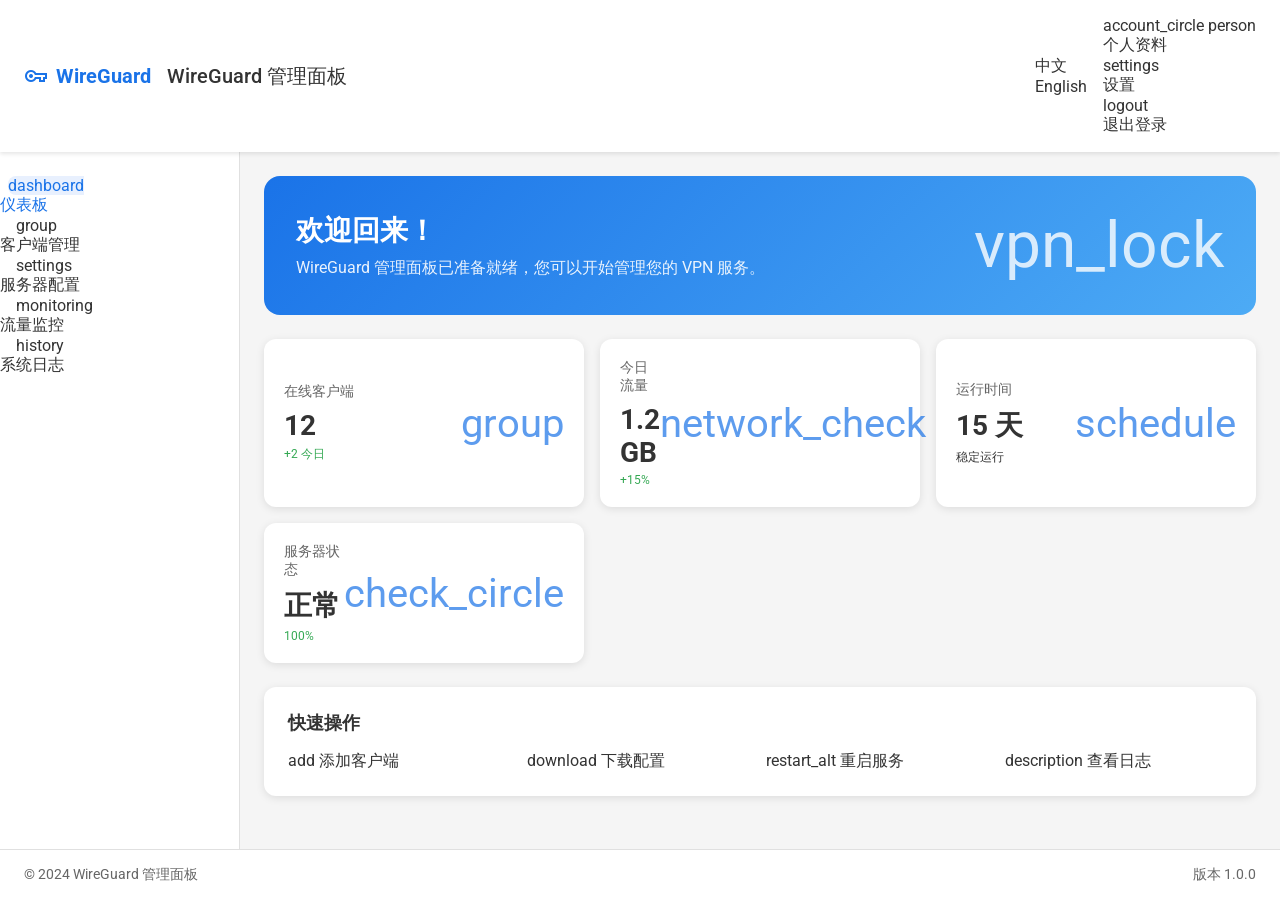
<file: src/main/resources/templates/index.html>
<!DOCTYPE html>
<html lang="zh-CN" xmlns:th="http://www.thymeleaf.org" th:lang="${#locale}">
<head>
    <meta charset="UTF-8">
    <meta name="viewport" content="width=device-width, initial-scale=1.0">
    <title th:text="#{home.page.title}">WireGuard 管理面板</title>
    <link rel="stylesheet" th:href="@{/css/home.css}" href="../static/css/home.css">
    <link href="https://fonts.googleapis.com/css2?family=Roboto:wght@400;500;700&display=swap" rel="stylesheet">
    <link rel="stylesheet" href="https://fonts.googleapis.com/css2?family=Material+Symbols+Outlined:opsz,wght,FILL,GRAD@20..48,100..700,0..1,-50..200" />
    <script type="importmap">
        {
          "imports": {
            "@material/web/": "https://esm.run/@material/web/"
          }
        }
    </script>
    <script type="module">
        import '@material/web/all.js';
        import {styles as typescaleStyles} from '@material/web/typography/md-typescale-styles.js';

        document.adoptedStyleSheets.push(typescaleStyles.styleSheet);
    </script>

    <!-- 存储当前语言供JS使用 -->
    <meta name="current-lang" th:content="${#locale}">
</head>
<body>
<!-- 顶部导航栏 -->
<header class="app-header">
    <div class="header-left">
        <div class="logo">
            <span class="material-symbols-outlined logo-icon">vpn_key</span>
            <span class="logo-text" th:text="#{home.logo.text}">WireGuard</span>
        </div>
        <h1 class="app-title" th:text="#{home.title}">WireGuard 管理面板</h1>
    </div>

    <div class="header-right">
        <!-- 语言选择器 -->
        <div class="language-selector">
            <md-outlined-select id="languageSelect" th:attr="label=#{home.language.label}" style="width: 120px;">
                <md-select-option value="zh-CN">
                    <div slot="headline" th:text="#{home.language.zh}">中文</div>
                </md-select-option>
                <md-select-option value="en-US">
                    <div slot="headline" th:text="#{home.language.en}">English</div>
                </md-select-option>
            </md-outlined-select>
        </div>

        <!-- 用户菜单 -->
        <md-menu>
            <md-icon-button slot="trigger">
                <md-icon>account_circle</md-icon>
            </md-icon-button>
            <md-menu-item>
                <md-icon slot="start">person</md-icon>
                <div slot="headline" th:text="#{home.profile}">个人资料</div>
            </md-menu-item>
            <md-menu-item>
                <md-icon slot="start">settings</md-icon>
                <div slot="headline" th:text="#{home.settings}">设置</div>
            </md-menu-item>
            <md-divider></md-divider>
            <md-menu-item>
                <md-icon slot="start">logout</md-icon>
                <div slot="headline" th:text="#{home.logout}">退出登录</div>
            </md-menu-item>
        </md-menu>
    </div>
</header>

<!-- 主内容区域 -->
<div class="main-container">
    <!-- 侧边栏 -->
    <aside class="sidebar">
        <nav class="sidebar-nav">
            <md-list>
                <md-list-item type="button" class="active">
                    <md-icon slot="start">dashboard</md-icon>
                    <div slot="headline" th:text="#{home.nav.dashboard}">仪表板</div>
                </md-list-item>
                <md-list-item type="button" href="/clients">
                    <md-icon slot="start">group</md-icon>
                    <div slot="headline" th:text="#{home.nav.clients}">客户端管理</div>
                </md-list-item>
                <md-list-item type="button" href="/config">
                    <md-icon slot="start">settings</md-icon>
                    <div slot="headline" th:text="#{home.nav.config}">服务器配置</div>
                </md-list-item>
                <md-list-item type="button">
                    <md-icon slot="start">monitoring</md-icon>
                    <div slot="headline" th:text="#{home.nav.monitor}">流量监控</div>
                </md-list-item>
                <md-list-item type="button">
                    <md-icon slot="start">history</md-icon>
                    <div slot="headline" th:text="#{home.nav.logs}">系统日志</div>
                </md-list-item>
            </md-list>
        </nav>
    </aside>

    <!-- 内容区域 -->
    <main class="content">
        <!-- 欢迎卡片 -->
        <div class="welcome-card">
            <div class="welcome-content">
                <h2 th:text="#{home.welcome.title}">欢迎回来！</h2>
                <p th:text="#{home.welcome.subtitle}">WireGuard 管理面板已准备就绪，您可以开始管理您的 VPN 服务。</p>
            </div>
            <md-icon class="welcome-icon">vpn_lock</md-icon>
        </div>

        <!-- 统计卡片 -->
        <div class="stats-grid">
            <div class="stat-card">
                <div class="stat-content">
                    <h3 th:text="#{home.stats.clients}">在线客户端</h3>
                    <div class="stat-value">12</div>
                    <div class="stat-change positive">+2 今日</div>
                </div>
                <md-icon class="stat-icon">group</md-icon>
            </div>

            <div class="stat-card">
                <div class="stat-content">
                    <h3 th:text="#{home.stats.traffic}">今日流量</h3>
                    <div class="stat-value">1.2 GB</div>
                    <div class="stat-change positive">+15%</div>
                </div>
                <md-icon class="stat-icon">network_check</md-icon>
            </div>

            <div class="stat-card">
                <div class="stat-content">
                    <h3 th:text="#{home.stats.uptime}">运行时间</h3>
                    <div class="stat-value">15 天</div>
                    <div class="stat-change">稳定运行</div>
                </div>
                <md-icon class="stat-icon">schedule</md-icon>
            </div>

            <div class="stat-card">
                <div class="stat-content">
                    <h3 th:text="#{home.stats.servers}">服务器状态</h3>
                    <div class="stat-value">正常</div>
                    <div class="stat-change positive">100%</div>
                </div>
                <md-icon class="stat-icon">check_circle</md-icon>
            </div>
        </div>

        <!-- 快速操作 -->
        <div class="quick-actions">
            <h3 th:text="#{home.quick.actions}">快速操作</h3>
            <div class="actions-grid">
                <md-filled-tonal-button>
                    <md-icon slot="icon">add</md-icon>
                    <span th:text="#{home.action.addClient}">添加客户端</span>
                </md-filled-tonal-button>
                <md-filled-tonal-button>
                    <md-icon slot="icon">download</md-icon>
                    <span th:text="#{home.action.downloadConfig}">下载配置</span>
                </md-filled-tonal-button>
                <md-filled-tonal-button>
                    <md-icon slot="icon">restart_alt</md-icon>
                    <span th:text="#{home.action.restartService}">重启服务</span>
                </md-filled-tonal-button>
                <md-filled-tonal-button>
                    <md-icon slot="icon">description</md-icon>
                    <span th:text="#{home.action.viewLogs}">查看日志</span>
                </md-filled-tonal-button>
            </div>
        </div>
    </main>
</div>

<!-- 底部信息 -->
<footer class="app-footer">
    <p th:text="#{home.footer.copyright}">© 2024 WireGuard 管理面板</p>
    <p th:text="#{home.footer.version}">版本 1.0.0</p>
</footer>

<script>
    // 设置当前语言到下拉菜单
    function setCurrentLanguage() {
        const languageSelect = document.getElementById('languageSelect');
        if (!languageSelect) return;

        // 从meta标签获取当前语言（由Thymeleaf设置）
        const metaLang = document.querySelector('meta[name="current-lang"]');
        let currentLang = metaLang ? metaLang.getAttribute('content') : null;

        // 如果meta标签没有，尝试从URL参数获取
        if (!currentLang) {
            const urlParams = new URLSearchParams(window.location.search);
            currentLang = urlParams.get('lang');
        }

        // 如果还没有，使用html的lang属性
        if (!currentLang) {
            currentLang = document.documentElement.lang;
        }

        // 标准化语言代码（zh-CN 或 en-US）
        if (currentLang) {
            // 转换格式，例如：zh_CN -> zh-CN
            currentLang = currentLang.replace('_', '-');

            // 设置选中状态
            const options = languageSelect.querySelectorAll('md-select-option');
            options.forEach(option => {
                option.selected = false;
            });

            const targetOption = languageSelect.querySelector(`md-select-option[value="${currentLang}"]`);
            if (targetOption) {
                targetOption.selected = true;
                languageSelect.value = currentLang;
            }
        }
    }

    // 页面加载完成后设置当前语言
    document.addEventListener('DOMContentLoaded', function() {
        setCurrentLanguage();

        // 语言切换事件
        document.getElementById('languageSelect').addEventListener('change', (event) =>{
            const selectedLang = event.target.value;

            // 使用URL参数切换语言
            const url = new URL(window.location.href);
            url.searchParams.set('lang', selectedLang);
            window.location.href = url.toString();
        });

        // 侧边栏导航点击事件
        const navItems = document.querySelectorAll('.sidebar-nav md-list-item');
        navItems.forEach(item => {
            item.addEventListener('click', function() {
                navItems.forEach(i => i.classList.remove('active'));
                this.classList.add('active');
            });
        });

        // 退出登录功能
        const logoutItem = document.querySelector('md-menu-item:last-child');
        if (logoutItem) {
            logoutItem.addEventListener('click', function() {
                window.location.href = '/logout';
            });
        }
    });
</script>
</body>
</html>
</file>
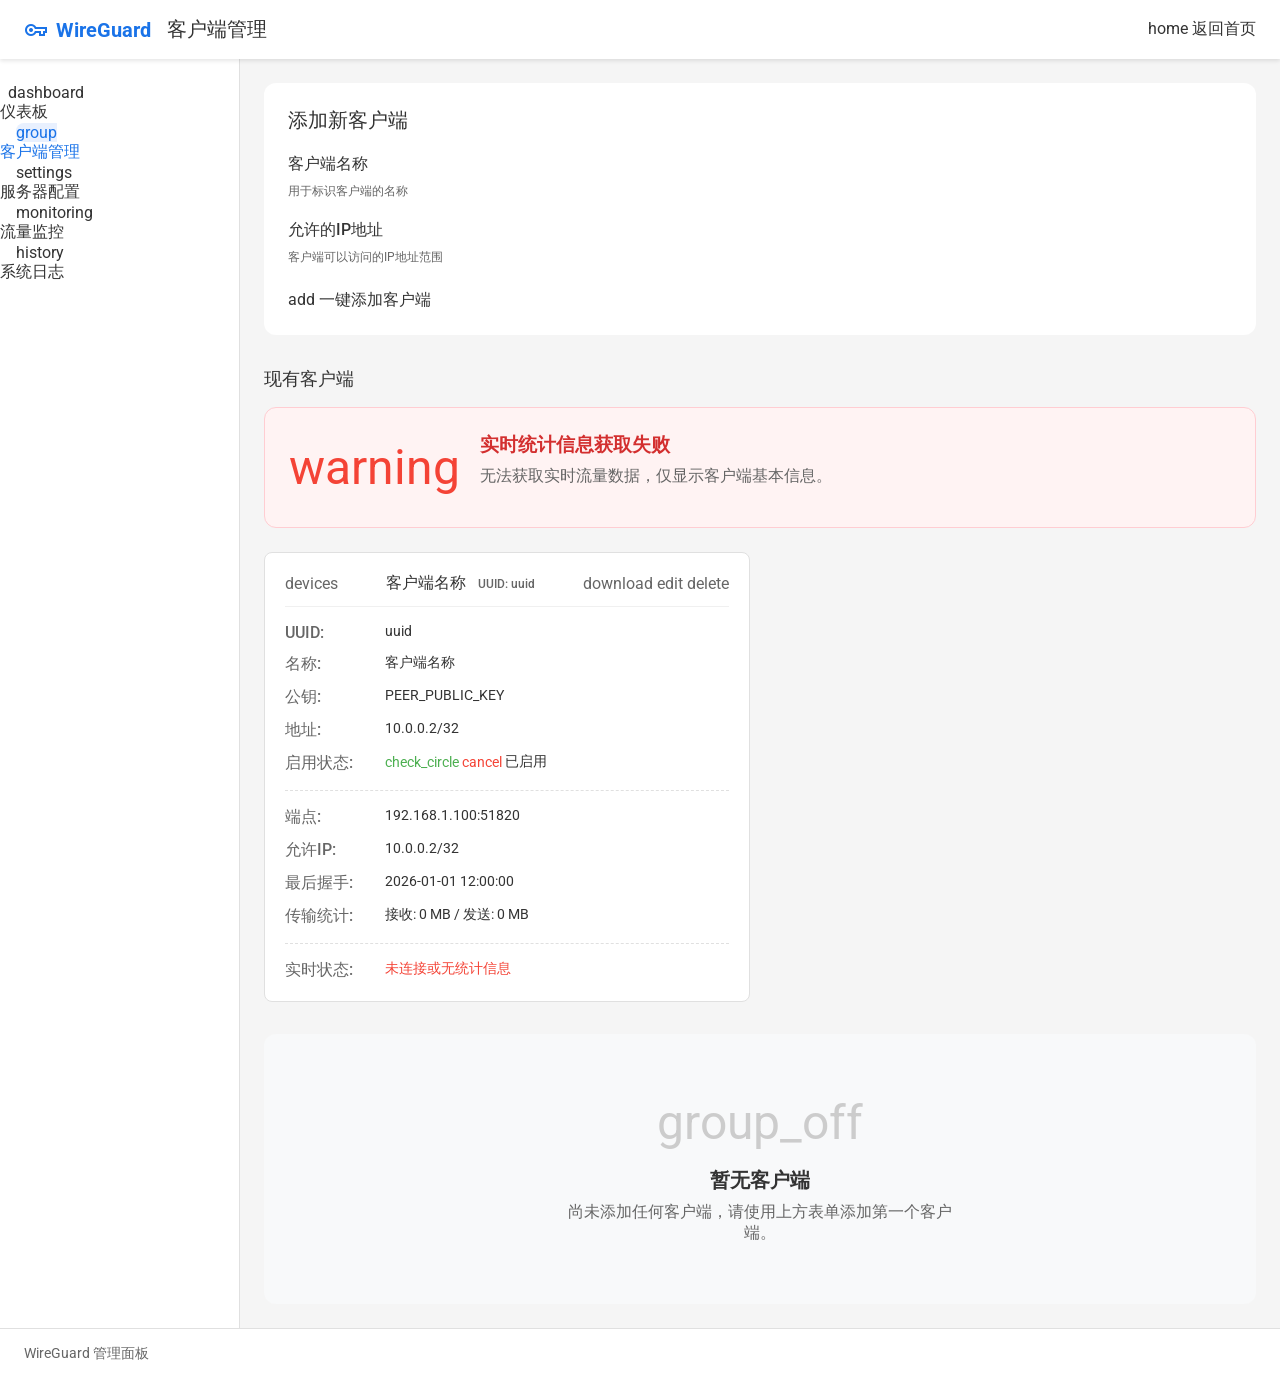
<file: src/main/resources/static/clients.html>
<!DOCTYPE html>
<html lang="zh-CN" xmlns:th="http://www.thymeleaf.org" th:lang="${#locale}">
<head>
    <meta charset="UTF-8">
    <meta name="viewport" content="width=device-width, initial-scale=1.0">
    <title>客户端管理 - WireGuard 管理面板</title>
    <link rel="stylesheet" th:href="@{/css/home.css}" href="css/home.css">
    <link href="https://fonts.googleapis.com/css2?family=Roboto:wght@400;500;700&display=swap" rel="stylesheet">
    <link rel="stylesheet" href="https://fonts.googleapis.com/css2?family=Material+Symbols+Outlined:opsz,wght,FILL,GRAD@20..48,100..700,0..1,-50..200" />
    <script type="importmap">
        {
          "imports": {
            "@material/web/": "https://esm.run/@material/web/"
          }
        }
    </script>
    <script type="module">
        import '@material/web/all.js';
        import {styles as typescaleStyles} from '@material/web/typography/md-typescale-styles.js';

        document.adoptedStyleSheets.push(typescaleStyles.styleSheet);
    </script>
</head>
<body>
<!-- 顶部导航栏 -->
<header class="app-header">
    <div class="header-left">
        <div class="logo">
            <span class="material-symbols-outlined logo-icon">vpn_key</span>
            <span class="logo-text">WireGuard</span>
        </div>
        <h1 class="app-title">客户端管理</h1>
    </div>

    <div class="header-right">
        <!-- 返回首页按钮 -->
        <md-text-button href="/">
            <md-icon slot="icon">home</md-icon>
            返回首页
        </md-text-button>
    </div>
</header>

<!-- 主内容区域 -->
<div class="main-container">
    <!-- 侧边栏 -->
    <aside class="sidebar">
        <nav class="sidebar-nav">
            <md-list>
                <md-list-item type="button" href="./">
                    <md-icon slot="start">dashboard</md-icon>
                    <div slot="headline">仪表板</div>
                </md-list-item>
                <md-list-item type="button" class="active">
                    <md-icon slot="start">group</md-icon>
                    <div slot="headline">客户端管理</div>
                </md-list-item>
                <md-list-item type="button" href="./config">
                    <md-icon slot="start">settings</md-icon>
                    <div slot="headline">服务器配置</div>
                </md-list-item>
                <md-list-item type="button">
                    <md-icon slot="start">monitoring</md-icon>
                    <div slot="headline">流量监控</div>
                </md-list-item>
                <md-list-item type="button">
                    <md-icon slot="start">history</md-icon>
                    <div slot="headline">系统日志</div>
                </md-list-item>
            </md-list>
        </nav>
    </aside>

    <!-- 内容区域 -->
    <main class="content">
        <!-- 成功提示 -->
        <div id="successCard" class="success-card" style="display: none;">
            <md-icon class="success-icon">check_circle</md-icon>
            <div class="success-content">
                <h3>客户端添加成功！</h3>
                <p>客户端 <strong id="successClientName"></strong> 已成功添加到服务器配置。</p>
<!--                <div class="success-actions">-->
<!--                    <md-filled-button id="downloadConfigBtn" onclick="downloadConfigFromUrl()">-->
<!--                        <md-icon slot="icon">download</md-icon>-->
<!--                        下载配置文件-->
<!--                    </md-filled-button>-->
<!--                    <md-filled-tonal-button onclick="showConfigFromUrl()">-->
<!--                        <md-icon slot="icon">visibility</md-icon>-->
<!--                        查看配置详情-->
<!--                    </md-filled-tonal-button>-->
<!--                </div>-->
            </div>
        </div>

        <!-- 错误提示 -->
        <div id="errorCard" class="error-card" style="display: none;">
            <md-icon class="error-icon">error</md-icon>
            <div class="error-content">
                <h3>添加客户端失败</h3>
                <p id="errorMessage">请检查 WireGuard 服务是否正常运行。</p>
            </div>
        </div>

        <!-- 添加客户端表单 -->
        <div class="form-card">
            <h2 class="form-title">添加新客户端</h2>
            <form th:action="@{/clients/add}" method="post" class="client-form">
                <div class="form-group">
                    <label for="clientName">客户端名称</label>
                    <md-outlined-text-field
                        id="clientName"
                        name="clientName"
                        required
                        placeholder="例如: 我的手机">
                    </md-outlined-text-field>
                    <div class="form-help">用于标识客户端的名称</div>
                </div>

                <div class="form-group">
                    <label for="allowedIps">允许的IP地址</label>
                    <md-outlined-text-field
                        id="allowedIps"
                        name="allowedIps"
                        value="10.0.0.2/32"
                        placeholder="例如: 10.0.0.2/32">
                    </md-outlined-text-field>
                    <div class="form-help">客户端可以访问的IP地址范围</div>
                </div>

                <div class="form-actions">
                    <md-filled-button type="submit">
                        <md-icon slot="icon">add</md-icon>
                        一键添加客户端
                    </md-filled-button>
                </div>
            </form>
        </div>

        <!-- 现有客户端列表 -->
        <div class="clients-list" th:if="${hasClients}">
            <h2 class="section-title">现有客户端</h2>
            <div th:if="${statsError}" class="error-card">
                <md-icon class="error-icon">warning</md-icon>
                <div class="error-content">
                    <h3>实时统计信息获取失败</h3>
                    <p th:text="${statsError}">无法获取实时流量数据，仅显示客户端基本信息。</p>
                </div>
            </div>
            <div class="clients-grid">
                <div class="client-card" th:each="client, stat : ${clients}" th:data-public-key="${client.clientMeta.publicKey}" th:data-uuid="${client.uuid}">
                    <div class="client-header">
                        <md-icon>devices</md-icon>
                        <h3>
                            <span class="client-name-display" th:id="'name-display-' + ${stat.index}">
                                <span th:text="${client.clientMeta.name}">客户端名称</span>
                                <small style="color: #666; font-size: 12px; margin-left: 8px;">UUID: <span th:text="${client.uuid}">uuid</span></small>
                            </span>
                            <span class="client-name-edit" style="display: none;" th:id="'name-edit-' + ${stat.index}">
                                <md-outlined-text-field
                                    th:id="'name-input-' + ${stat.index}"
                                    placeholder="输入名称"
                                    style="--md-outlined-text-field-container-height: 36px; font-size: 14px;">
                                </md-outlined-text-field>
                            </span>
                        </h3>
                        <div class="client-header-actions">
                            <md-icon-button class="download-client-btn" th:data-uuid="${client.uuid}" onclick="downloadClientConfigFromButton(this)" title="下载配置文件">
                                <md-icon>download</md-icon>
                            </md-icon-button>
                            <md-icon-button class="edit-name-btn" th:data-index="${stat.index}" onclick="editClientNameFromButton(this)" title="编辑名称">
                                <md-icon>edit</md-icon>
                            </md-icon-button>
                            <md-icon-button class="save-name-btn" style="display: none;" th:data-public-key="${client.clientMeta.publicKey}" th:data-index="${stat.index}" onclick="saveClientNameFromButton(this)" title="保存名称">
                                <md-icon>save</md-icon>
                            </md-icon-button>
                            <md-icon-button class="cancel-name-btn" style="display: none;" th:data-index="${stat.index}" onclick="cancelClientNameFromButton(this)" title="取消编辑">
                                <md-icon>close</md-icon>
                            </md-icon-button>
                            <md-icon-button class="delete-client-btn" th:data-uuid="${client.uuid}" onclick="deleteClientFromButton(this)" title="删除客户端">
                                <md-icon>delete</md-icon>
                            </md-icon-button>
                        </div>
                    </div>
                    <div class="client-content">
                        <div class="client-row">
                            <span class="client-label">UUID:</span>
                            <span class="client-value config-code-small" th:text="${client.uuid}">uuid</span>
                        </div>
                        <div class="client-row">
                            <span class="client-label">名称:</span>
                            <span class="client-value" th:id="'client-name-' + ${stat.index}" th:text="${client.clientMeta.name}">客户端名称</span>
                        </div>
                        <div class="client-row">
                            <span class="client-label">公钥:</span>
                            <span class="client-value config-code-small" th:text="${client.clientMeta.publicKey}">PEER_PUBLIC_KEY</span>
                        </div>
                        <div class="client-row">
                            <span class="client-label">地址:</span>
                            <span class="client-value" th:text="${client.clientMeta.address}">10.0.0.2/32</span>
                        </div>
                        <div class="client-row">
                            <span class="client-label">启用状态:</span>
                            <span class="client-value">
                                <md-icon th:if="${client.clientMeta.enabled}" style="color: #4caf50; vertical-align: middle;">check_circle</md-icon>
                                <md-icon th:unless="${client.clientMeta.enabled}" style="color: #f44336; vertical-align: middle;">cancel</md-icon>
                                <span th:text="${client.clientMeta.enabled ? '已启用' : '已禁用'}">已启用</span>
                            </span>
                        </div>
                        <!-- 实时统计信息 -->
                        <div th:if="${client.realtimeStats != null}" class="realtime-stats">
                            <div class="client-row">
                                <span class="client-label">端点:</span>
                                <span class="client-value" th:text="${client.realtimeStats.endpoint ?: '未连接'}">192.168.1.100:51820</span>
                            </div>
                            <div class="client-row">
                                <span class="client-label">允许IP:</span>
                                <span class="client-value" th:text="${#strings.listJoin(client.realtimeStats.allowedIps, ', ')}">10.0.0.2/32</span>
                            </div>
                            <div class="client-row">
                                <span class="client-label">最后握手:</span>
                                <span class="client-value" th:text="${client.formatHandshakeTime()}">
                                    2026-01-01 12:00:00
                                </span>
                            </div>
                            <div class="client-row">
                                <span class="client-label">传输统计:</span>
                                <span class="client-value">
                                    接收: <span th:text="${#numbers.formatDecimal(client.realtimeStats.transferRx / 1024 / 1024, 1, 2)}">0</span> MB /
                                    发送: <span th:text="${#numbers.formatDecimal(client.realtimeStats.transferTx / 1024 / 1024, 1, 2)}">0</span> MB
                                </span>
                            </div>
                        </div>
                        <div th:if="${client.realtimeStats == null}" class="realtime-stats">
                            <div class="client-row">
                                <span class="client-label">实时状态:</span>
                                <span class="client-value" style="color: #f44336;">未连接或无统计信息</span>
                            </div>
                        </div>
                    </div>
                </div>
            </div>
        </div>
        <div th:unless="${hasClients}" class="empty-state">
            <md-icon style="font-size: 48px; color: #ccc;">group_off</md-icon>
            <h3>暂无客户端</h3>
            <p>尚未添加任何客户端，请使用上方表单添加第一个客户端。</p>
        </div>
    </main>
</div>

<!-- 配置详情对话框 -->
<dialog id="configDialog" class="config-dialog">
    <div class="dialog-header">
        <h2>客户端配置详情</h2>
        <md-icon-button onclick="closeConfig()">
            <md-icon>close</md-icon>
        </md-icon-button>
    </div>
    <div class="dialog-content">
        <pre class="config-content">
[Interface]
PrivateKey = YOUR_PRIVATE_KEY
Address = 10.0.0.2/32
DNS = 8.8.8.8, 1.1.1.1

[Peer]
PublicKey = SERVER_PUBLIC_KEY
Endpoint = YOUR_SERVER_IP:51820
AllowedIPs = 0.0.0.0/0
PersistentKeepalive = 25
        </pre>
    </div>
    <div class="dialog-actions">
        <md-filled-tonal-button onclick="copyConfigText()">
            <md-icon slot="icon">content_copy</md-icon>
            复制配置
        </md-filled-tonal-button>
        <md-filled-button onclick="closeConfig()">
            关闭
        </md-filled-button>
    </div>
</dialog>

<!-- 底部信息 -->
<footer class="app-footer">
    <p>WireGuard 管理面板</p>
</footer>

<script>
    // 下载客户端配置（从按钮元素获取数据）
    function downloadClientConfigFromButton(button) {
        const clientUuid = button.dataset.uuid;
        downloadClientConfig(clientUuid);
    }

    // 下载客户端配置
    function downloadClientConfig(clientUuid) {
        window.location.href = `/clients/download/${clientUuid}`;
    }

    // 下载配置文件（从按钮元素获取数据）- 用于新添加的客户端
    function downloadConfigFromButton(button) {
        const clientName = button.dataset.clientName;
        const config = button.dataset.config;
        downloadConfig(clientName, config);
    }

    // 下载配置文件 - 用于新添加的客户端
    function downloadConfig(clientName, config) {
        const encodedConfig = encodeURIComponent(config);
        const encodedName = encodeURIComponent(clientName);
        window.location.href = `/clients/download?clientName=${encodedName}&config=${encodedConfig}`;
    }

    // 显示配置对话框
    function showConfig() {
        const dialog = document.getElementById('configDialog');
        dialog.showModal();
    }

    // 关闭配置对话框
    function closeConfig() {
        const dialog = document.getElementById('configDialog');
        dialog.close();
    }

    // 复制配置文本
    function copyConfigText() {
        const configContent = document.querySelector('.config-content');
        const textArea = document.createElement('textarea');
        textArea.value = configContent.textContent;
        document.body.appendChild(textArea);
        textArea.select();
        document.execCommand('copy');
        document.body.removeChild(textArea);

        // 显示复制成功提示
        alert('配置已复制到剪贴板！');
    }

    // 编辑客户端名称（从按钮元素获取数据）
    function editClientNameFromButton(button) {
        const index = button.dataset.index;
        editClientName(index);
    }

    // 编辑客户端名称
    function editClientName(index) {
        const display = document.getElementById('name-display-' + index);
        const edit = document.getElementById('name-edit-' + index);
        const editBtn = document.querySelectorAll('.edit-name-btn')[index];
        const saveBtn = document.querySelectorAll('.save-name-btn')[index];
        const cancelBtn = document.querySelectorAll('.cancel-name-btn')[index];

        display.style.display = 'none';
        edit.style.display = 'inline';
        editBtn.style.display = 'none';
        saveBtn.style.display = 'inline-block';
        cancelBtn.style.display = 'inline-block';

        // 从localStorage加载当前名称到输入框
        const publicKey = document.querySelectorAll('.client-card')[index].dataset.publicKey;
        const savedName = localStorage.getItem('client_name_' + publicKey);
        if (savedName) {
            document.getElementById('name-input-' + index).value = savedName;
        }
    }

    // 保存客户端名称（从按钮元素获取数据）
    function saveClientNameFromButton(button) {
        const index = button.dataset.index;
        const publicKey = button.dataset.publicKey;
        saveClientName(index, publicKey);
    }

    // 保存客户端名称
    function saveClientName(index, publicKey) {
        const input = document.getElementById('name-input-' + index);
        const name = input.value.trim();

        if (name) {
            // 保存到localStorage
            localStorage.setItem('client_name_' + publicKey, name);

            // 更新显示
            document.getElementById('client-name-' + index).textContent = name;
            // 更新显示区域，保持UUID显示
            const uuid = document.querySelectorAll('.client-card')[index].dataset.uuid;
            document.getElementById('name-display-' + index).innerHTML =
                name + '<small style="color: #666; font-size: 12px; margin-left: 8px;">UUID: ' + uuid + '</small>';

            // 切换回显示模式
            cancelClientName(index);
        } else {
            alert('名称不能为空');
        }
    }

    // 取消编辑客户端名称（从按钮元素获取数据）
    function cancelClientNameFromButton(button) {
        const index = button.dataset.index;
        cancelClientName(index);
    }

    // 取消编辑客户端名称
    function cancelClientName(index) {
        const display = document.getElementById('name-display-' + index);
        const edit = document.getElementById('name-edit-' + index);
        const editBtn = document.querySelectorAll('.edit-name-btn')[index];
        const saveBtn = document.querySelectorAll('.save-name-btn')[index];
        const cancelBtn = document.querySelectorAll('.cancel-name-btn')[index];

        display.style.display = 'inline';
        edit.style.display = 'none';
        editBtn.style.display = 'inline-block';
        saveBtn.style.display = 'none';
        cancelBtn.style.display = 'none';
    }

    // 删除客户端（从按钮元素获取数据）
    function deleteClientFromButton(button) {
        const clientUuid = button.dataset.uuid;
        if (confirm('确定要删除这个客户端吗？此操作将永久删除客户端配置且无法撤销。')) {
            deleteClient(clientUuid);
        }
    }

    // 删除客户端
    function deleteClient(clientUuid) {
        const formData = new FormData();
        formData.append('clientUuid', clientUuid);

        fetch('/clients/delete', {
            method: 'POST',
            body: new URLSearchParams({
                'clientUuid': clientUuid
            }),
            headers: {
                'Content-Type': 'application/x-www-form-urlencoded',
            }
        })
        .then(response => response.json())
        .then(data => {
            if (data.success) {
                alert('客户端删除成功！');
                // 重新加载页面以更新列表
                window.location.reload();
            } else {
                alert('删除失败: ' + data.message);
            }
        })
        .catch(error => {
            console.error('Error:', error);
            alert('删除过程中发生错误，请检查网络连接或控制台日志。');
        });
    }

    // 从URL参数获取值
    function getUrlParameter(name) {
        const urlParams = new URLSearchParams(window.location.search);
        return urlParams.get(name);
    }

    // 下载配置文件（从URL参数获取数据）
    function downloadConfigFromUrl() {
        const clientName = getUrlParameter('clientName');
        const config = getUrlParameter('config');
        if (clientName && config) {
            downloadConfig(decodeURIComponent(clientName), decodeURIComponent(config));
        }
    }

    // 显示配置对话框（从URL参数获取数据）
    function showConfigFromUrl() {
        const config = getUrlParameter('config');
        if (config) {
            const dialog = document.getElementById('configDialog');
            const configContent = document.querySelector('.config-content');
            configContent.textContent = decodeURIComponent(config);
            dialog.showModal();
        }
    }

    // 页面加载完成后执行
    document.addEventListener('DOMContentLoaded', function() {
        // 处理URL参数显示成功/错误提示
        const successParam = getUrlParameter('success');
        if (successParam === 'true') {
            const successCard = document.getElementById('successCard');
            const clientName = getUrlParameter('clientName');
            if (clientName) {
                document.getElementById('successClientName').textContent = decodeURIComponent(clientName);
            }
            successCard.style.display = 'flex';
            
            // 清除URL参数，防止刷新时重复显示
            window.history.replaceState({}, document.title, window.location.pathname);
        } else if (successParam === 'false') {
            const errorCard = document.getElementById('errorCard');
            const errorMessage = getUrlParameter('errorMessage');
            if (errorMessage) {
                document.getElementById('errorMessage').textContent = decodeURIComponent(errorMessage);
            }
            errorCard.style.display = 'flex';
            
            // 清除URL参数，防止刷新时重复显示
            window.history.replaceState({}, document.title, window.location.pathname);
        }

        // 侧边栏导航点击事件
        const navItems = document.querySelectorAll('.sidebar-nav md-list-item');
        navItems.forEach(item => {
            item.addEventListener('click', function() {
                navItems.forEach(i => i.classList.remove('active'));
                this.classList.add('active');
            });
        });

        // 为每个客户端加载保存的名称
        document.querySelectorAll('.client-card').forEach((card, index) => {
            const publicKey = card.dataset.publicKey;
            const savedName = localStorage.getItem('client_name_' + publicKey);
            if (savedName) {
                document.getElementById('client-name-' + index).textContent = savedName;
                document.getElementById('name-display-' + index).innerHTML = savedName;
            }
        });
    });
</script>

<style>
    .form-card {
        background: white;
        border-radius: 12px;
        padding: 24px;
        margin-bottom: 24px;
    }

    .form-title {
        margin: 0 0 20px 0;
        font-size: 20px;
        font-weight: 500;
        color: #333;
    }

    .form-group {
        margin-bottom: 20px;
    }

    .form-group label {
        display: block;
        margin-bottom: 8px;
        font-weight: 500;
        color: #333;
    }

    .form-help {
        margin-top: 4px;
        font-size: 12px;
        color: #666;
    }

    .form-actions {
        margin-top: 24px;
    }

    .success-card {
        display: flex;
        align-items: center;
        gap: 20px;
        background: #f0f9ff;
        border: 1px solid #b3e0ff;
        border-radius: 12px;
        padding: 24px;
        margin-bottom: 24px;
    }

    .success-icon {
        color: #4caf50;
        font-size: 48px;
    }

    .success-content {
        flex: 1;
    }

    .success-content h3 {
        margin: 0 0 8px 0;
        color: #2e7d32;
    }

    .success-content p {
        margin: 0 0 16px 0;
        color: #666;
    }

    .success-actions {
        display: flex;
        gap: 12px;
    }

    .clients-list {
        margin-top: 32px;
    }

    .section-title {
        font-size: 18px;
        font-weight: 500;
        color: #333;
        margin: 0 0 16px 0;
    }

    .clients-grid {
        display: grid;
        grid-template-columns: repeat(auto-fill, minmax(350px, 1fr));
        gap: 20px;
    }

    .client-card {
        background: white;
        border: 1px solid #e0e0e0;
        border-radius: 8px;
        padding: 20px;
        transition: box-shadow 0.2s;
    }

    .client-card:hover {
        box-shadow: 0 4px 12px rgba(0, 0, 0, 0.1);
    }

    .client-header {
        display: flex;
        align-items: center;
        justify-content: space-between;
        margin-bottom: 16px;
        padding-bottom: 12px;
        border-bottom: 1px solid #f0f0f0;
    }

    .client-header h3 {
        margin: 0;
        font-size: 16px;
        font-weight: 500;
        color: #333;
        display: flex;
        align-items: center;
        gap: 8px;
    }

    .client-header md-icon {
        color: #666;
    }

    .client-header-actions {
        display: flex;
        gap: 4px;
    }
    
    .download-client-btn {
        color: #2196f3;
    }
    
    .download-client-btn:hover {
        background-color: rgba(33, 150, 243, 0.1);
    }
    
    .delete-client-btn {
        color: #f44336;
    }
    
    .delete-client-btn:hover {
        background-color: rgba(244, 67, 54, 0.1);
    }

    .client-row {
        display: flex;
        margin-bottom: 12px;
        align-items: flex-start;
    }

    .client-row:last-child {
        margin-bottom: 0;
    }

    .client-label {
        width: 100px;
        font-weight: 500;
        color: #666;
        flex-shrink: 0;
    }

    .client-value {
        flex: 1;
        color: #333;
        word-break: break-all;
        font-size: 14px;
    }

    .config-dialog {
        width: 90%;
        max-width: 800px;
        border: none;
        border-radius: 12px;
        padding: 0;
    }

    .dialog-header {
        display: flex;
        justify-content: space-between;
        align-items: center;
        padding: 20px 24px;
        border-bottom: 1px solid #e0e0e0;
    }

    .dialog-header h2 {
        margin: 0;
        font-size: 18px;
        font-weight: 500;
        color: #333;
    }

    .dialog-content {
        padding: 24px;
        max-height: 60vh;
        overflow-y: auto;
    }

    .config-content {
        background: #f8f9fa;
        border: 1px solid #e0e0e0;
        border-radius: 8px;
        padding: 20px;
        margin: 0;
        font-family: 'Monaco', 'Menlo', 'Ubuntu Mono', monospace;
        font-size: 14px;
        line-height: 1.6;
        color: #333;
        white-space: pre-wrap;
        word-break: break-all;
    }

    .dialog-actions {
        display: flex;
        justify-content: flex-end;
        gap: 12px;
        padding: 16px 24px;
        border-top: 1px solid #e0e0e0;
    }

    .error-card {
        display: flex;
        align-items: center;
        gap: 20px;
        background: #fff3f3;
        border: 1px solid #ffcdd2;
        border-radius: 12px;
        padding: 24px;
        margin-bottom: 24px;
    }

    .error-icon {
        color: #f44336;
        font-size: 48px;
    }

    .error-content {
        flex: 1;
    }

    .error-content h3 {
        margin: 0 0 8px 0;
        color: #d32f2f;
    }

    .error-content p {
        margin: 0 0 16px 0;
        color: #666;
    }

    .empty-state {
        text-align: center;
        padding: 60px 20px;
        background: #f8f9fa;
        border-radius: 12px;
        margin-top: 32px;
    }

    .empty-state h3 {
        margin: 16px 0 8px;
        color: #333;
        font-size: 20px;
    }

    .empty-state p {
        color: #666;
        max-width: 400px;
        margin: 0 auto;
    }

    .realtime-stats {
        margin-top: 16px;
        padding-top: 16px;
        border-top: 1px dashed #e0e0e0;
    }
</style>
</body>
</html>
</file>
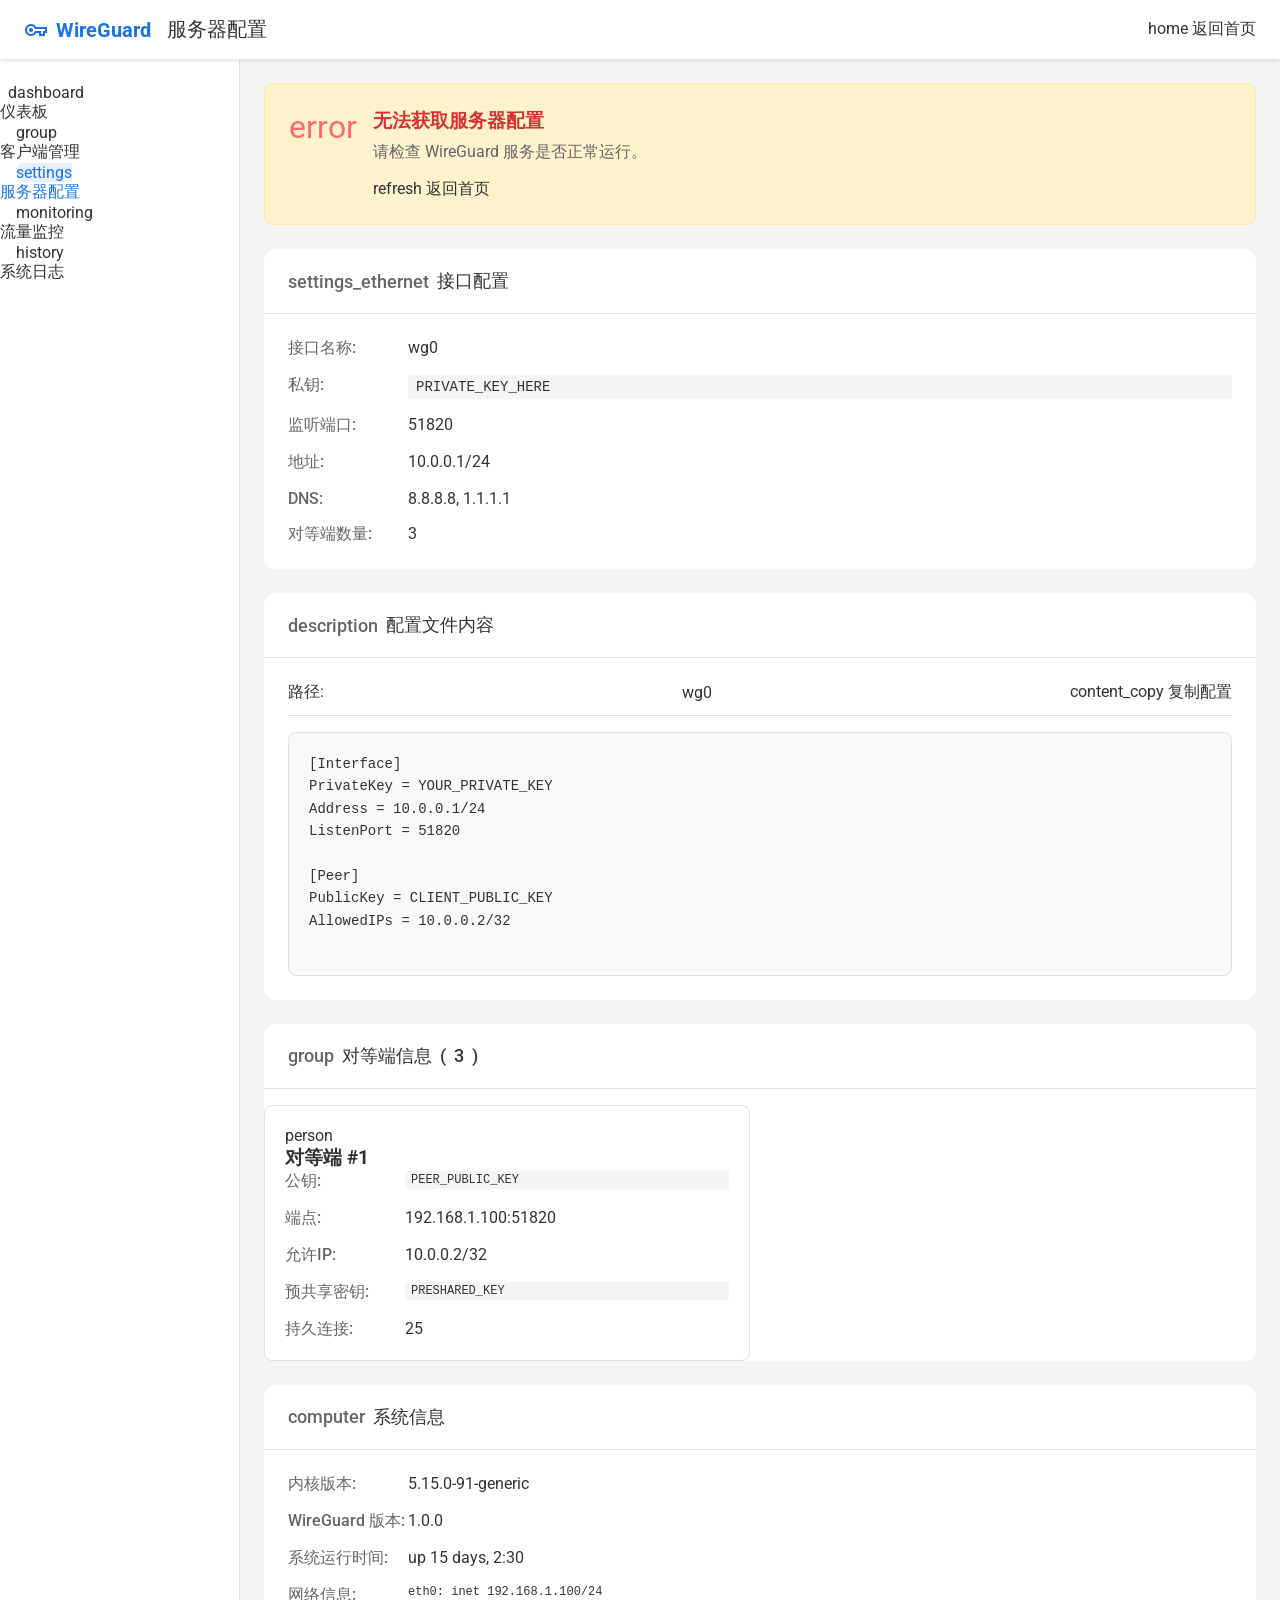
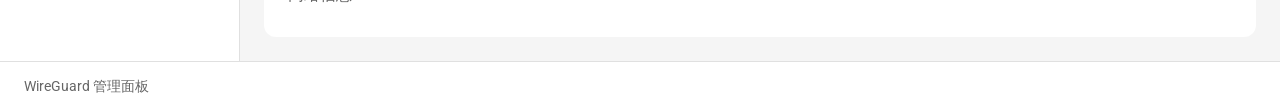
<file: src/main/resources/static/config.html>
<!DOCTYPE html>
<html lang="zh-CN" xmlns:th="http://www.thymeleaf.org" th:lang="${#locale}">
<head>
    <meta charset="UTF-8">
    <meta name="viewport" content="width=device-width, initial-scale=1.0">
    <title th:text="#{config.page.title}">服务器配置 - WireGuard 管理面板</title>
    <link rel="stylesheet" th:href="@{/css/home.css}" href="css/home.css">
    <link href="https://fonts.googleapis.com/css2?family=Roboto:wght@400;500;700&display=swap" rel="stylesheet">
    <link rel="stylesheet" href="https://fonts.googleapis.com/css2?family=Material+Symbols+Outlined:opsz,wght,FILL,GRAD@20..48,100..700,0..1,-50..200"
    />
    <script type="importmap">
        {
          "imports": {
            "@material/web/": "https://esm.run/@material/web/"
          }
        }
    </script>
    <script type="module">
        import '@material/web/all.js';
        import {styles as typescaleStyles} from '@material/web/typography/md-typescale-styles.js';

        document.adoptedStyleSheets.push(typescaleStyles.styleSheet);
    </script>
</head>
<body>
<!-- 顶部导航栏 -->
<header class="app-header">
    <div class="header-left">
        <div class="logo">
            <span class="material-symbols-outlined logo-icon">vpn_key</span>
            <span class="logo-text">WireGuard</span>
        </div>
        <h1 class="app-title" th:text="#{config.page.title}">服务器配置</h1>
    </div>

    <div class="header-right">
        <!-- 返回首页按钮 -->
        <md-text-button href="./">
            <md-icon slot="icon">home</md-icon>
            <span th:text="#{config.back.home}">返回首页</span>
        </md-text-button>
    </div>
</header>

<!-- 主内容区域 -->
<div class="main-container">
    <!-- 侧边栏 -->
    <aside class="sidebar">
        <nav class="sidebar-nav">
            <md-list>
                <md-list-item type="button" href="./">
                    <md-icon slot="start">dashboard</md-icon>
                    <div slot="headline" th:text="#{home.nav.dashboard}">仪表板</div>
                </md-list-item>
                <md-list-item type="button" href="./clients">
                    <md-icon slot="start">group</md-icon>
                    <div slot="headline" th:text="#{home.nav.clients}">客户端管理</div>
                </md-list-item>
                <md-list-item type="button" class="active">
                    <md-icon slot="start">settings</md-icon>
                    <div slot="headline" th:text="#{home.nav.config}">服务器配置</div>
                </md-list-item>
                <md-list-item type="button">
                    <md-icon slot="start">monitoring</md-icon>
                    <div slot="headline" th:text="#{home.nav.monitor}">流量监控</div>
                </md-list-item>
                <md-list-item type="button">
                    <md-icon slot="start">history</md-icon>
                    <div slot="headline" th:text="#{home.nav.logs}">系统日志</div>
                </md-list-item>
            </md-list>
        </nav>
    </aside>

    <!-- 内容区域 -->
    <main class="content">
        <!-- 错误提示 -->
        <div th:if="${!hasConfig}" class="error-card">
            <md-icon class="error-icon">error</md-icon>
            <div class="error-content">
                <h3 th:text="#{config.error.title}">无法获取服务器配置</h3>
                <p th:text="${errorMessage ?: #messages.msg('config.error.message')}">请检查 WireGuard 服务是否正常运行。</p>
                <md-filled-button href="./">
                    <md-icon slot="icon">refresh</md-icon>
                    <span th:text="#{config.error.retry}">返回首页</span>
                </md-filled-button>
            </div>
        </div>

        <!-- 配置信息卡片 -->
        <div th:if="${hasConfig}" class="config-container">
            <!-- 接口配置 -->
            <div class="config-section">
                <h2 class="section-title">
                    <md-icon>settings_ethernet</md-icon>
                    <span th:text="#{config.interface.title}">接口配置</span>
                </h2>
                <div class="config-card">
                    <div class="config-row">
                        <span class="config-label" th:text="#{config.interface.name}">接口名称:</span>
                        <span class="config-value" th:text="${serverConfig.interfaceName}">wg0</span>
                    </div>
                    <div class="config-row">
                        <span class="config-label" th:text="#{config.interface.privateKey}">私钥:</span>
                        <span class="config-value config-code" th:text="${serverConfig.interfaceConfig.privateKey}">PRIVATE_KEY_HERE</span>
                    </div>
                    <div class="config-row">
                        <span class="config-label" th:text="#{config.interface.listenPort}">监听端口:</span>
                        <span class="config-value" th:text="${serverConfig.interfaceConfig.listenPort}">51820</span>
                    </div>
                    <div class="config-row">
                        <span class="config-label" th:text="#{config.interface.address}">地址:</span>
                        <span class="config-value" th:text="${#strings.listJoin(serverConfig.interfaceConfig.address, ', ')}">10.0.0.1/24</span>
                    </div>
                    <div class="config-row" th:if="${serverConfig.interfaceConfig.dns != null and !serverConfig.interfaceConfig.dns.isEmpty()}">
                        <span class="config-label" th:text="#{config.interface.dns}">DNS:</span>
                        <span class="config-value" th:text="${#strings.listJoin(serverConfig.interfaceConfig.dns, ', ')}">8.8.8.8, 1.1.1.1</span>
                    </div>
                    <div class="config-row">
                        <span class="config-label" th:text="#{config.interface.peerCount}">对等端数量:</span>
                        <span class="config-value" th:text="${serverConfig.interfaceConfig.peers.size()}">3</span>
                    </div>
                </div>
            </div>

            <!-- 配置文件内容 -->
            <div class="config-section">
                <h2 class="section-title">
                    <md-icon>description</md-icon>
                    <span th:text="#{config.configFile.title}">配置文件内容</span>
                </h2>
                <div class="config-card">
                    <div class="config-file-header">
                        <span th:text="#{config.configFile.path}">路径:</span> <span
                            th:text="${configPath}">wg0</span>
                        <md-filled-tonal-button onclick="copyConfig()" id="copyButton">
                            <md-icon slot="icon">content_copy</md-icon>
                            <span th:text="#{config.configFile.copy}">复制配置</span>
                        </md-filled-tonal-button>
                    </div>
                    <pre class="config-file-content" id="configContent" th:text="${serverConfig.configFileContent}">
[Interface]
PrivateKey = YOUR_PRIVATE_KEY
Address = 10.0.0.1/24
ListenPort = 51820

[Peer]
PublicKey = CLIENT_PUBLIC_KEY
AllowedIPs = 10.0.0.2/32
                    </pre>
                </div>
            </div>

            <!-- 对等端信息 -->
            <div class="config-section" th:if="${!serverConfig.interfaceConfig.peers.isEmpty()}">
                <h2 class="section-title">
                    <md-icon>group</md-icon>
                    <span th:text="#{config.peers.title}">对等端信息</span>
                    (<span th:text="${serverConfig.interfaceConfig.peers.size()}">3</span>)
                </h2>
                <div class="peers-grid">
                    <div class="peer-card" th:each="peer, stat : ${serverConfig.interfaceConfig.peers}">
                        <div class="peer-header">
                            <md-icon>person</md-icon>
                            <h3>对等端 #<span th:text="${stat.index + 1}">1</span></h3>
                        </div>
                        <div class="peer-content">
                            <div class="config-row">
                                <span class="config-label" th:text="#{config.peer.publicKey}">公钥:</span>
                                <span class="config-value config-code-small" th:text="${peer.publicKey}">PEER_PUBLIC_KEY</span>
                            </div>
                            <div class="config-row">
                                <span class="config-label" th:text="#{config.peer.endpoint}">端点:</span>
                                <span class="config-value" th:text="${peer.endpoint ?: #messages.msg('config.peer.never')}">192.168.1.100:51820</span>
                            </div>
                            <div class="config-row">
                                <span class="config-label" th:text="#{config.peer.allowedIps}">允许IP:</span>
                                <span class="config-value" th:text="${#strings.listJoin(peer.allowedIps, ', ')}">10.0.0.2/32</span>
                            </div>
                            <div class="config-row" th:if="${peer.presharedKey != null}">
                                <span class="config-label" th:text="#{config.peer.presharedKey}">预共享密钥:</span>
                                <span class="config-value config-code-small" th:text="${peer.presharedKey}">PRESHARED_KEY</span>
                            </div>
                            <div class="config-row" th:if="${peer.persistentKeepalive != null}">
                                <span class="config-label" th:text="#{config.peer.persistentKeepalive}">持久连接:</span>
                                <span class="config-value" th:text="${peer.persistentKeepalive}">25</span>
                            </div>
                        </div>
                    </div>
                </div>
            </div>

            <!-- 系统信息 -->
            <div class="config-section">
                <h2 class="section-title">
                    <md-icon>computer</md-icon>
                    <span th:text="#{config.system.title}">系统信息</span>
                </h2>
                <div class="config-card">
                    <div class="config-row">
                        <span class="config-label" th:text="#{config.system.kernelVersion}">内核版本:</span>
                        <span class="config-value" th:text="${serverConfig.systemInfo.kernelVersion}">5.15.0-91-generic</span>
                    </div>
                    <div class="config-row">
                        <span class="config-label" th:text="#{config.system.wireGuardVersion}">WireGuard 版本:</span>
                        <span class="config-value" th:text="${serverConfig.systemInfo.wireGuardVersion}">1.0.0</span>
                    </div>
                    <div class="config-row">
                        <span class="config-label" th:text="#{config.system.uptime}">系统运行时间:</span>
                        <span class="config-value" th:text="${serverConfig.systemInfo.uptime}">up 15 days, 2:30</span>
                    </div>
                    <div class="config-row">
                        <span class="config-label" th:text="#{config.system.ipInfo}">网络信息:</span>
                        <span class="config-value">
                            <pre style="font-size: 12px; max-height: 150px; overflow-y: auto;" th:text="${serverConfig.systemInfo.ipInfo}">
eth0: inet 192.168.1.100/24
                            </pre>
                        </span>
                    </div>
                </div>
            </div>
        </div>
    </main>
</div>

<!-- 底部信息 -->
<footer class="app-footer">
    <p>WireGuard 管理面板</p>
</footer>

<script>
    // 复制配置功能
    function copyConfig() {
        const configContent = document.getElementById('configContent');
        const textArea = document.createElement('textarea');
        textArea.value = configContent.textContent;
        document.body.appendChild(textArea);
        textArea.select();
        document.execCommand('copy');
        document.body.removeChild(textArea);

        // 显示复制成功提示
        const button = event.target.closest('md-filled-tonal-button');
        const originalText = button.innerHTML;
        button.innerHTML = '<md-icon slot="icon">check</md-icon><span th:text="#{config.configFile.copied}">已复制</span>';
        button.disabled = true;

        setTimeout(() => {
            button.innerHTML = originalText;
            button.disabled = false;
        }, 2000);
    }

    // 页面加载完成后执行
    document.addEventListener('DOMContentLoaded', function() {
        // 侧边栏导航点击事件
        const navItems = document.querySelectorAll('.sidebar-nav md-list-item');
        navItems.forEach(item => {
            item.addEventListener('click', function() {
                navItems.forEach(i => i.classList.remove('active'));
                this.classList.add('active');
            });
        });
    });
</script>

<style>
    .config-container {
        display: flex;
        flex-direction: column;
        gap: 24px;
    }

    .config-section {
        background: white;
        border-radius: 12px;
        padding: 0;
    }

    .section-title {
        display: flex;
        align-items: center;
        gap: 8px;
        padding: 20px 24px;
        margin: 0;
        border-bottom: 1px solid #e0e0e0;
        font-size: 18px;
        font-weight: 500;
        color: #333;
    }

    .section-title md-icon {
        color: #666;
    }

    .config-card {
        padding: 24px;
    }

    .config-row {
        display: flex;
        margin-bottom: 16px;
        align-items: flex-start;
    }

    .config-row:last-child {
        margin-bottom: 0;
    }

    .config-label {
        width: 120px;
        font-weight: 500;
        color: #666;
        flex-shrink: 0;
    }

    .config-value {
        flex: 1;
        color: #333;
        word-break: break-all;
    }

    .config-code {
        font-family: 'Monaco', 'Menlo', 'Ubuntu Mono', monospace;
        font-size: 14px;
        background: #f5f5f5;
        padding: 4px 8px;
        border-radius: 4px;
        display: inline-block;
    }

    .config-code-small {
        font-family: 'Monaco', 'Menlo', 'Ubuntu Mono', monospace;
        font-size: 12px;
        background: #f5f5f5;
        padding: 2px 6px;
        border-radius: 3px;
        display: inline-block;
    }

    .config-file-header {
        display: flex;
        justify-content: space-between;
        align-items: center;
        margin-bottom: 16px;
        padding-bottom: 12px;
        border-bottom: 1px solid #e0e0e0;
    }

    .config-file-content {
        background: #f8f9fa;
        border: 1px solid #e0e0e0;
        border-radius: 8px;
        padding: 20px;
        margin: 0;
        font-family: 'Monaco', 'Menlo', 'Ubuntu Mono', monospace;
        font-size: 14px;
        line-height: 1.6;
        color: #333;
        white-space: pre-wrap;
        word-break: break-all;
        max-height: 400px;
        overflow-y: auto;
    }

    .peers-grid {
        display: grid;
        grid-template-columns: repeat(auto-fill, minmax(350px, 1fr));
        gap: 20px;
        margin-top: 16px;
    }

    .peer-card {
        background: white;
        border: 1px solid #e0e0e0;
        border-radius: 8px;
        padding: 20px;
        transition: box-shadow 0.2s;
    }

    .peer-card:hover {
        box-shadow: 0 4px 12px rgba(0, 0, 0, 0.1);
    }

    .error-card {
        background: #fff3cd;
        border: 1px solid #ffeaa7;
        border-radius: 8px;
        padding: 24px;
        margin-bottom: 24px;
        display: flex;
        align-items: flex-start;
        gap: 16px;
    }

    .error-icon {
        color: #ff6b6b;
        font-size: 32px;
    }

    .error-content {
        flex: 1;
    }

    .error-content h3 {
        margin: 0 0 8px 0;
        color: #d63031;
    }

    .error-content p {
        margin: 0 0 16px 0;
        color: #666;
    }
</style>
</body>
</html>
</file>
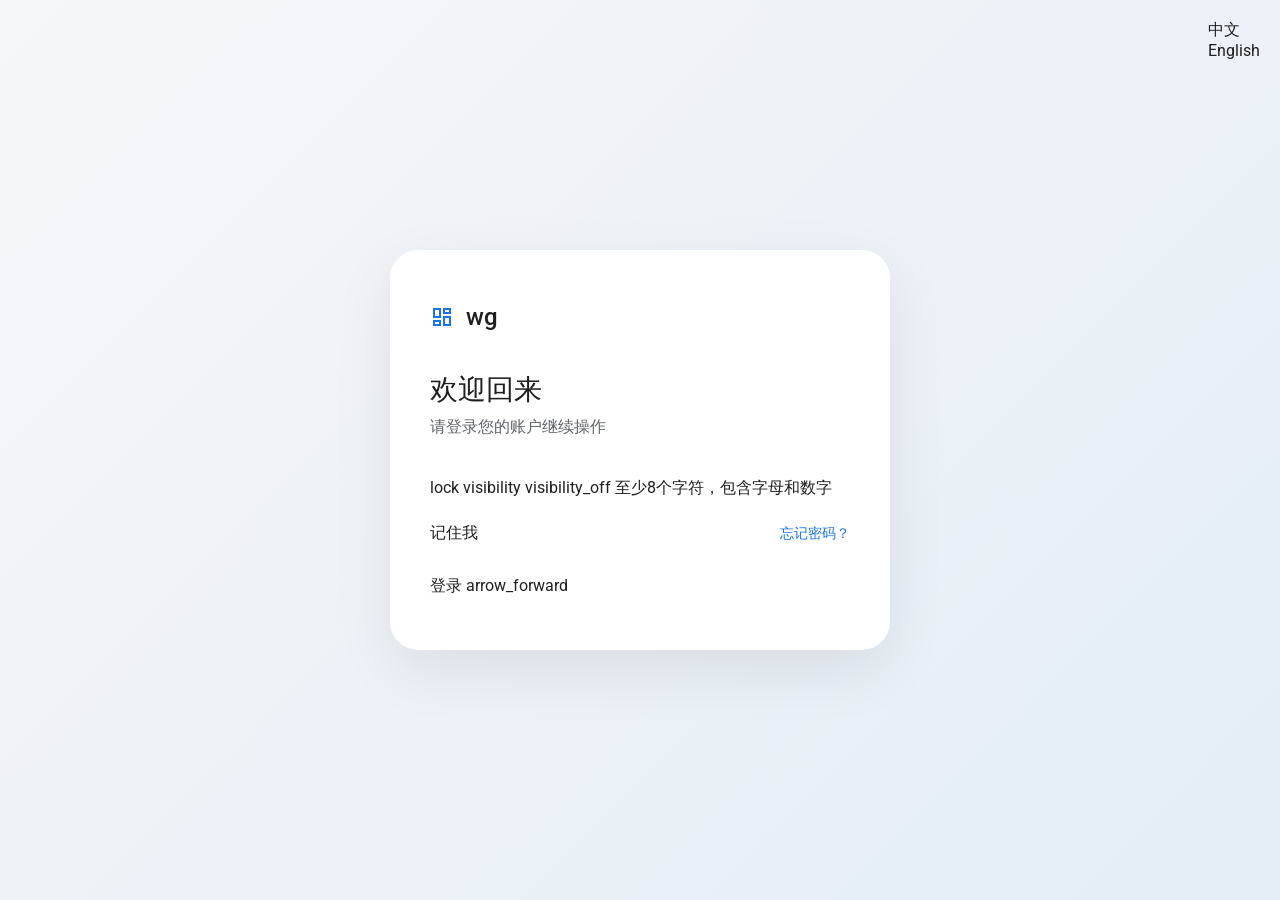
<file: src/main/resources/static/login.html>
<!DOCTYPE html>
<html lang="zh-CN" xmlns:th="http://www.thymeleaf.org" th:lang="${#locale}">
<head>
    <meta charset="UTF-8">
    <meta name="viewport" content="width=device-width, initial-scale=1.0">
    <title th:text="#{login.page.title}">登录 | Material Design 3</title>
    <link rel="stylesheet" th:href="@{/css/login.css}" href="../static/css/login.css">
    <link href="https://fonts.googleapis.com/css2?family=Roboto:wght@400;500;700&display=swap" rel="stylesheet">
    <link rel="stylesheet" href="https://fonts.googleapis.com/css2?family=Material+Symbols+Outlined:opsz,wght,FILL,GRAD@20..48,100..700,0..1,-50..200" />
    <script type="importmap">
        {
          "imports": {
            "@material/web/": "https://esm.run/@material/web/"
          }
        }
    </script>
    <script type="module">
        import '@material/web/all.js';
        import {styles as typescaleStyles} from '@material/web/typography/md-typescale-styles.js';

        document.adoptedStyleSheets.push(typescaleStyles.styleSheet);
    </script>
    <meta name="current-lang" th:content="${#locale}">
<body>
<div class="language-selector">
    <md-outlined-select id="languageSelect" th:attr="label=#{login.language.label}" style="width: 120px;">
        <md-select-option selected value="zh-CN">
            <div slot="headline" th:text="#{login.language.zh}">中文</div>
        </md-select-option>
        <md-select-option value="en-US">
            <div slot="headline" th:text="#{login.language.en}">English</div>
        </md-select-option>
    </md-outlined-select>
</div>

<div class="container">

    <div class="login-form">
        <div class="logo">
            <span class="material-symbols-outlined logo-icon">dashboard</span>
            <span class="logo-text" th:text="#{login.logo.text}">wg</span>
        </div>

        <h1 class="welcome-title" th:text="#{login.welcome.title}">欢迎回来</h1>
        <p class="welcome-subtitle" th:text="#{login.welcome.subtitle}">请登录您的账户继续操作</p>

        <!-- 登录表单 -->
        <form id="loginForm">
            <!-- 密码输入 -->
            <div class="form-group">
                <md-outlined-text-field
                        id="password"
                        type="password"
                        th:attr="label=#{login.password.label}"
                        required
                        autocomplete="current-password"
                        style="width: 100%;"
                >
                    <md-icon slot="leading-icon">lock</md-icon>
                    <md-icon-button slot="trailing-icon" id="visibility" toggle>
                        <md-icon>visibility</md-icon>
                        <md-icon slot="selected">visibility_off</md-icon>
                    </md-icon-button>
                </md-outlined-text-field>
                <md-helper-text th:text="#{login.password.helper}">至少8个字符，包含字母和数字</md-helper-text>
            </div>

            <!-- 记住我和忘记密码 -->
            <div class="form-actions">
                <label>
                    <md-checkbox id="remember" touch-target="wrapper"></md-checkbox>
                    <span th:text="#{login.remember}">记住我</span>
                </label>


                <a href="#" style="color: #1a73e8; text-decoration: none; font-size: 14px;" th:text="#{login.forgot.password}">
                    忘记密码？
                </a>
            </div>

            <!-- 登录按钮 -->
            <md-filled-button
                    id="submitBtn"
                    type="submit"
                    style="width: 100%; height: 48px;"
            >
                <span th:text="#{login.submit.button}">登录</span>
                <md-icon slot="icon">arrow_forward</md-icon>
            </md-filled-button>

        </form>
    </div>

</div>

<script>
    // 表单提交处理
    const loginForm = document.getElementById('loginForm');
    const submitBtn = document.getElementById('submitBtn');
    const passwordField = document.getElementById('password');
    const rememberCheckbox = document.getElementById('remember');

    // 密码可见性切换
    const toggleButton = document.getElementById('visibility')
    if (toggleButton) {
        toggleButton.addEventListener('click', () => {
            passwordField.type = passwordField.type === "password" ? "text" : "password"
        });
    }

    //设置语言
    setCurrentLanguage()

    document.getElementById('languageSelect').addEventListener('change', (event) =>{
        const selectedLang = event.target.value
        const currentUrl = window.location.pathname;
        window.location.href = currentUrl + '?lang=' + selectedLang;
    })

    // 表单提交处理
    loginForm.addEventListener('submit', async (event) => {
        event.preventDefault();

        // 验证表单
        const password = passwordField.value;
        const rememberMe = rememberCheckbox.selected;

        if (!password) {
            passwordField.error = !password;
            showToast('请输入邮箱和密码', 'error');
            return;
        }

        // 密码长度验证
        if (password.length < 8) {
            passwordField.error = true;
            passwordField.errorText = '密码至少需要8个字符';
            showToast('密码长度不足', 'error');
            return;
        }

        submitBtn.disabled = true;
        submitBtn.innerHTML = `
                <md-circular-progress indeterminate style="--md-circular-progress-size: 20px;"></md-circular-progress>
                登录中...
            `;

        try {
            const formData = new FormData();
            formData.append('password', password);

            const response = await fetch('/login', {
                method: 'POST',
                body: formData
            });

            const result = await response.json();

            if (result.success) {
                showToast('登录成功！正在跳转...', 'success');
                // 登录成功后跳转到首页
                setTimeout(() => {
                    window.location.href = '/';
                }, 1500);
            } else {
                showToast(result.message || '登录失败', 'error');
                passwordField.error = true;
                passwordField.errorText = '密码错误';
            }
        } catch (error) {
            showToast('网络错误，请重试', 'error');
            console.error('登录错误:', error);
        } finally {
            submitBtn.disabled = false;
            submitBtn.innerHTML = `
            登录
            <md-icon slot="icon">arrow_forward</md-icon>
        `;
        }

        // // 重置表单状态
        // setTimeout(() => {
        //     submitBtn.disabled = false;
        //     submitBtn.innerHTML = `
        //             登录
        //             <md-icon slot="icon">arrow_forward</md-icon>
        //         `;
        // }, 2000);
    });

    // 显示Toast通知
    function showToast(message, type = 'info') {
        // 移除现有的toast
        const existingToast = document.getElementById('toast');
        if (existingToast) existingToast.remove();

        // 创建新的toast
        const toast = document.createElement('div');
        toast.className = "mini-container"
        toast.innerHTML = message;
        toast.id = "toast"
        // 根据类型设置样式
        // if (type === 'error') {
        //     toast.style.backgroundColor = '#d32f2f';
        // } else if (type === 'success') {
        //     toast.style.backgroundColor = '#2e7d32';
        // }

        document.body.appendChild(toast);

        setTimeout(() => {
            toast.remove()
        }, 2000)
    }

    function setCurrentLanguage() {
        const languageSelect = document.getElementById('languageSelect');
        if (!languageSelect) return;

        // 从meta标签获取当前语言（由Thymeleaf设置）
        const metaLang = document.querySelector('meta[name="current-lang"]');
        let currentLang = metaLang ? metaLang.getAttribute('content') : null;

        // 如果meta标签没有，尝试从URL参数获取
        if (!currentLang) {
            const urlParams = new URLSearchParams(window.location.search);
            currentLang = urlParams.get('lang');
        }

        // 如果还没有，使用html的lang属性
        if (!currentLang) {
            currentLang = document.documentElement.lang;
        }

        // 标准化语言代码（zh-CN 或 en-US）
        if (currentLang) {
            // 转换格式，例如：zh_CN -> zh-CN
            currentLang = currentLang.replace('_', '-');

            // 设置选中状态
            const options = languageSelect.querySelectorAll('md-select-option');
            options.forEach(option => {
                option.selected = false;
            });

            const targetOption = languageSelect.querySelector(`md-select-option[value="${currentLang}"]`);
            if (targetOption) {
                targetOption.selected = true;
                languageSelect.value = currentLang;
            }
        }
    }
</script>
</body>
</html>
</file>
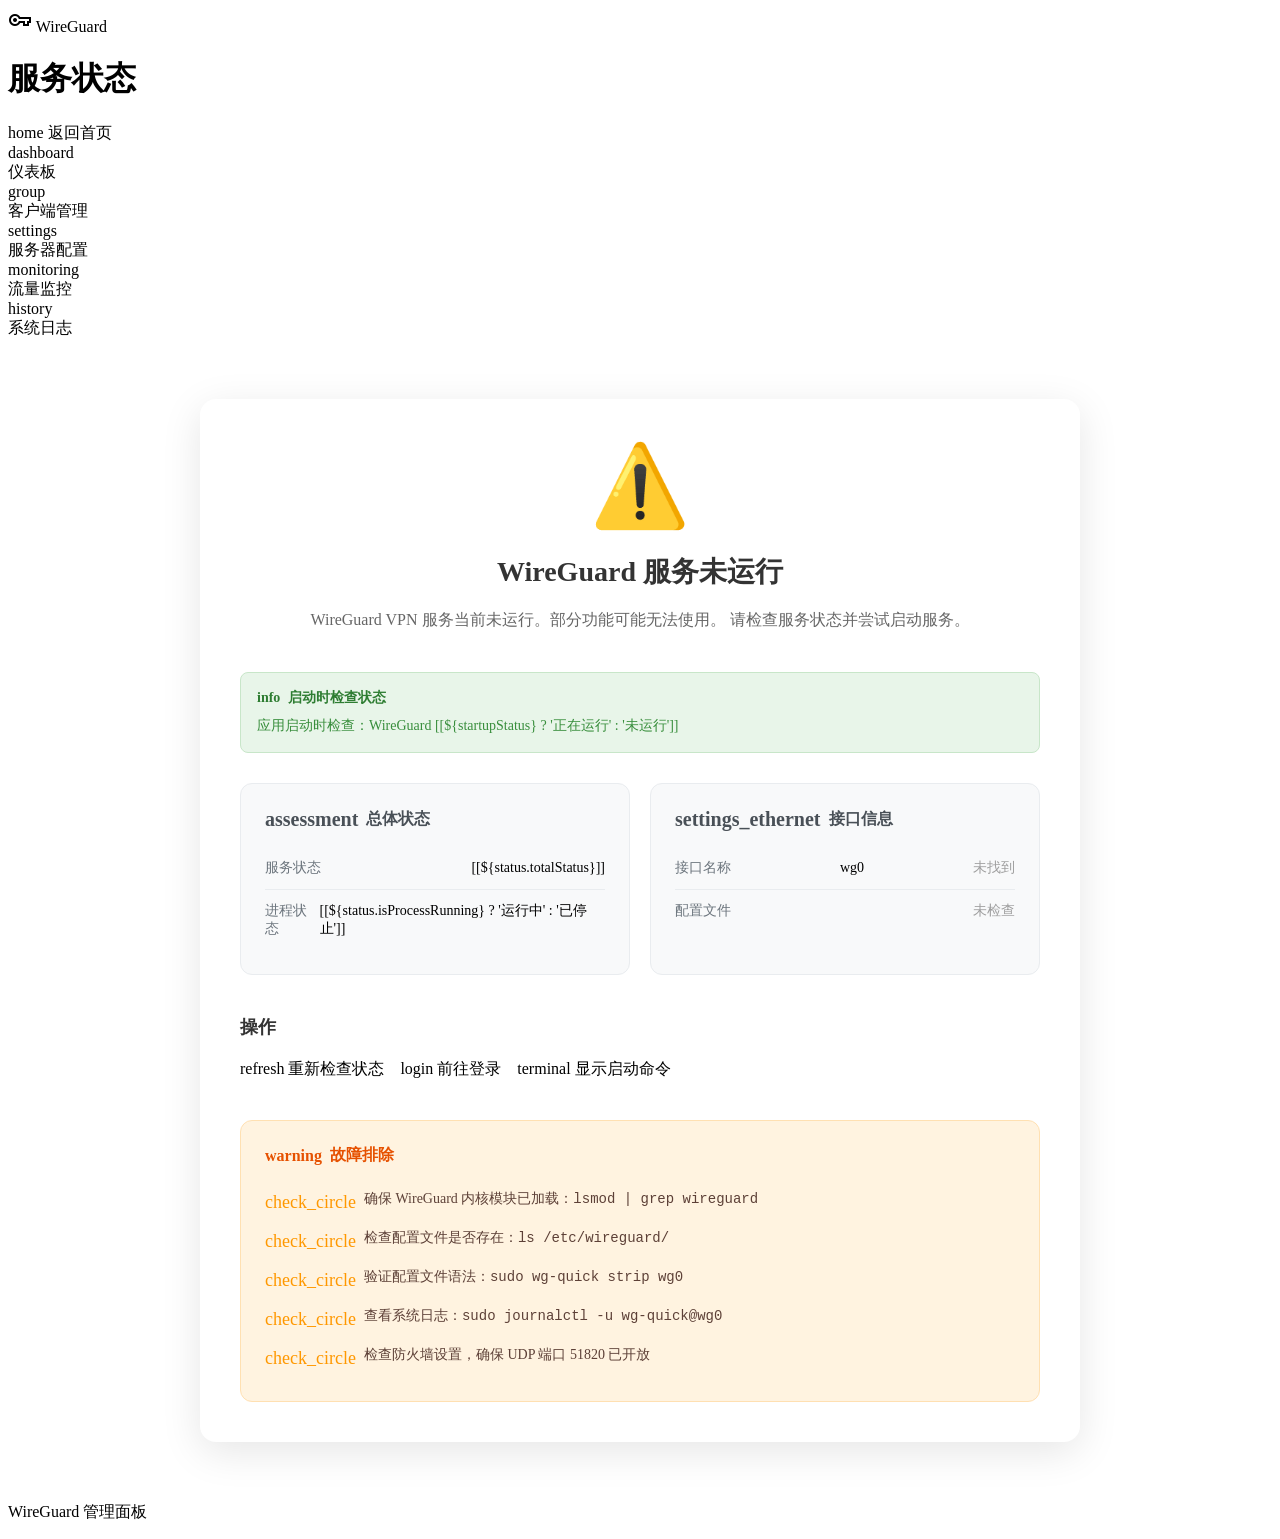
<file: src/main/resources/static/wireguard-not-running.html>
<!DOCTYPE html>
<html xmlns:th="http://www.thymeleaf.org" th:lang="${#locale}">
<head>
    <meta charset="UTF-8">
    <meta name="viewport" content="width=device-width, initial-scale=1.0">
    <title th:text="#{home.page.title}">WireGuard 管理面板</title>
    <link rel="stylesheet" th:href="@{/css/home.css}">
    <link href="https://fonts.googleapis.com/css2?family=Roboto:wght@400;500;700&display=swap" rel="stylesheet">
    <link rel="stylesheet" href="https://fonts.googleapis.com/css2?family=Material+Symbols+Outlined:opsz,wght,FILL,GRAD@20..48,100..700,0..1,-50..200"
    />
    <script type="importmap">
        {
          "imports": {
            "@material/web/": "https://esm.run/@material/web/"
          }
        }
    </script>
    <script type="module">
        import '@material/web/all.js';
        import {styles as typescaleStyles} from '@material/web/typography/md-typescale-styles.js';

        document.adoptedStyleSheets.push(typescaleStyles.styleSheet);
    </script>
    <style>
        .error-container {
            max-width: 800px;
            margin: 60px auto;
            padding: 40px;
            background: white;
            border-radius: 16px;
            box-shadow: 0 10px 40px rgba(0,0,0,0.1);
        }

        .error-header {
            text-align: center;
            margin-bottom: 40px;
        }

        .error-icon {
            font-size: 80px;
            color: #ff9800;
            margin-bottom: 20px;
        }

        .error-title {
            font-size: 28px;
            font-weight: 600;
            color: #333;
            margin-bottom: 12px;
        }

        .error-subtitle {
            font-size: 16px;
            color: #666;
            line-height: 1.6;
        }

        .status-grid {
            display: grid;
            grid-template-columns: repeat(auto-fit, minmax(300px, 1fr));
            gap: 20px;
            margin-bottom: 40px;
        }

        .status-card {
            background: #f8f9fa;
            border-radius: 12px;
            padding: 24px;
            border: 1px solid #e9ecef;
        }

        .status-card-title {
            font-size: 16px;
            font-weight: 600;
            color: #495057;
            margin-bottom: 16px;
            display: flex;
            align-items: center;
            gap: 8px;
        }

        .status-card-title md-icon {
            font-size: 20px;
        }

        .status-item {
            display: flex;
            justify-content: space-between;
            align-items: center;
            padding: 12px 0;
            border-bottom: 1px solid #e9ecef;
        }

        .status-item:last-child {
            border-bottom: none;
        }

        .status-label {
            font-size: 14px;
            color: #6c757d;
        }

        .status-value {
            font-size: 14px;
            font-weight: 500;
        }

        .status-running {
            color: #4caf50;
        }

        .status-stopped {
            color: #ff9800;
        }

        .status-error {
            color: #f44336;
        }

        .status-unknown {
            color: #9e9e9e;
        }

        .startup-info {
            background: #e8f5e9;
            border: 1px solid #c8e6c9;
            border-radius: 8px;
            padding: 16px;
            margin-bottom: 30px;
        }

        .startup-info-title {
            font-size: 14px;
            font-weight: 600;
            color: #2e7d32;
            margin-bottom: 8px;
            display: flex;
            align-items: center;
            gap: 8px;
        }

        .startup-info-content {
            font-size: 14px;
            color: #388e3c;
            line-height: 1.5;
        }

        .action-section {
            margin-top: 40px;
        }

        .action-title {
            font-size: 18px;
            font-weight: 600;
            color: #333;
            margin-bottom: 20px;
        }

        .action-buttons {
            display: flex;
            gap: 16px;
            flex-wrap: wrap;
        }

        .command-section {
            margin-top: 40px;
            background: #f5f5f5;
            border-radius: 12px;
            padding: 24px;
        }

        .command-title {
            font-size: 16px;
            font-weight: 600;
            color: #333;
            margin-bottom: 16px;
            display: flex;
            align-items: center;
            gap: 8px;
        }

        .command-code {
            background: #2d2d2d;
            color: #f8f8f2;
            padding: 16px;
            border-radius: 8px;
            font-family: 'Monaco', 'Menlo', 'Ubuntu Mono', monospace;
            font-size: 14px;
            line-height: 1.6;
            overflow-x: auto;
            margin: 0;
        }

        .command-help {
            margin-top: 12px;
            font-size: 13px;
            color: #666;
            line-height: 1.5;
        }

        .troubleshooting {
            margin-top: 40px;
            padding: 24px;
            background: #fff3e0;
            border: 1px solid #ffe0b2;
            border-radius: 12px;
        }

        .troubleshooting-title {
            font-size: 16px;
            font-weight: 600;
            color: #e65100;
            margin-bottom: 16px;
            display: flex;
            align-items: center;
            gap: 8px;
        }

        .troubleshooting-list {
            list-style: none;
            padding: 0;
            margin: 0;
        }

        .troubleshooting-item {
            padding: 8px 0;
            font-size: 14px;
            color: #5d4037;
            display: flex;
            align-items: flex-start;
            gap: 8px;
        }

        .troubleshooting-item md-icon {
            color: #ff9800;
            font-size: 18px;
            flex-shrink: 0;
            margin-top: 2px;
        }

        @media (max-width: 768px) {
            .error-container {
                margin: 20px;
                padding: 24px;
            }

            .action-buttons {
                flex-direction: column;
            }

            .action-buttons md-filled-button,
            .action-buttons md-outlined-button {
                width: 100%;
            }
        }
    </style>
</head>
<body>
<!-- 顶部导航栏 -->
<header class="app-header">
    <div class="header-left">
        <div class="logo">
            <span class="material-symbols-outlined logo-icon">vpn_key</span>
            <span class="logo-text">WireGuard</span>
        </div>
        <h1 class="app-title">服务状态</h1>
    </div>

    <div class="header-right">
        <!-- 返回首页按钮 -->
        <md-text-button href="./">
            <md-icon slot="icon">home</md-icon>
            返回首页
        </md-text-button>
    </div>
</header>

<!-- 主内容区域 -->
<div class="main-container">
    <!-- 侧边栏 -->
    <aside class="sidebar">
        <nav class="sidebar-nav">
            <md-list>
                <md-list-item type="button" href="./">
                    <md-icon slot="start">dashboard</md-icon>
                    <div slot="headline">仪表板</div>
                </md-list-item>
                <md-list-item type="button" href="./clients">
                    <md-icon slot="start">group</md-icon>
                    <div slot="headline">客户端管理</div>
                </md-list-item>
                <md-list-item type="button" href="./config">
                    <md-icon slot="start">settings</md-icon>
                    <div slot="headline">服务器配置</div>
                </md-list-item>
                <md-list-item type="button">
                    <md-icon slot="start">monitoring</md-icon>
                    <div slot="headline">流量监控</div>
                </md-list-item>
                <md-list-item type="button">
                    <md-icon slot="start">history</md-icon>
                    <div slot="headline">系统日志</div>
                </md-list-item>
            </md-list>
        </nav>
    </aside>

    <!-- 内容区域 -->
    <main class="content">
        <div class="error-container">
            <!-- 错误标题 -->
            <div class="error-header">
                <div class="error-icon">⚠️</div>
                <h1 class="error-title">WireGuard 服务未运行</h1>
                <p class="error-subtitle">
                    WireGuard VPN 服务当前未运行。部分功能可能无法使用。
                    请检查服务状态并尝试启动服务。
                </p>
            </div>

            <!-- 启动检查信息 -->
            <div th:if="${isStartupCheck}" class="startup-info">
                <div class="startup-info-title">
                    <md-icon>info</md-icon>
                    启动时检查状态
                </div>
                <div class="startup-info-content">
                    应用启动时检查：WireGuard
                    <span th:classappend="${startupStatus} ? 'status-running' : 'status-stopped'">
                            [[${startupStatus} ? '正在运行' : '未运行']]
                        </span>
                </div>
            </div>

            <!-- 状态网格 -->
            <div class="status-grid">
                <!-- 总体状态 -->
                <div class="status-card">
                    <div class="status-card-title">
                        <md-icon>assessment</md-icon>
                        总体状态
                    </div>
                    <div class="status-item">
                        <span class="status-label">服务状态</span>
                        <span class="status-value"
                              th:classappend="${status.totalStatus == 'RUNNING'} ? 'status-running' :
                                                (${status.totalStatus == 'STOPPED'} ? 'status-stopped' : 'status-error')">
                                [[${status.totalStatus}]]
                            </span>
                    </div>
                    <div class="status-item">
                        <span class="status-label">进程状态</span>
                        <span class="status-value"
                              th:classappend="${status.isProcessRunning} ? 'status-running' : 'status-stopped'">
                                [[${status.isProcessRunning} ? '运行中' : '已停止']]
                            </span>
                    </div>
                </div>

                <!-- 接口信息 -->
                <div class="status-card">
                    <div class="status-card-title">
                        <md-icon>settings_ethernet</md-icon>
                        接口信息
                    </div>
                    <div class="status-item">
                        <span class="status-label">接口名称</span>
                        <span class="status-value" th:if="${status.interfaceName}" th:text="${status.interfaceName}">
                                wg0
                            </span>
                        <span class="status-value status-unknown" th:unless="${status.interfaceName}">
                                未找到
                            </span>
                    </div>
                    <div class="status-item">
                        <span class="status-label">配置文件</span>
                        <span class="status-value status-unknown">
                                未检查
                            </span>
                    </div>
                </div>
            </div>

            <!-- 操作按钮 -->
            <div class="action-section">
                <h3 class="action-title">操作</h3>
                <div class="action-buttons">
                    <md-filled-button onclick="location.reload()">
                        <md-icon slot="icon">refresh</md-icon>
                        重新检查状态
                    </md-filled-button>
                    <md-outlined-button onclick="window.location.href='./login'">
                        <md-icon slot="icon">login</md-icon>
                        前往登录
                    </md-outlined-button>
                    <md-outlined-button onclick="showStartCommands()">
                        <md-icon slot="icon">terminal</md-icon>
                        显示启动命令
                    </md-outlined-button>
                </div>
            </div>

            <!-- 启动命令 -->
            <div class="command-section" id="startCommands" style="display: none;">
                <div class="command-title">
                    <md-icon>code</md-icon>
                    启动 WireGuard 服务
                </div>
                <pre class="command-code">sudo wg-quick up wg0</pre>
                <div class="command-help">
                    将 "wg0" 替换为您的接口名称（如果不同）。
                    此命令需要管理员权限。
                </div>

                <div style="margin-top: 20px;">
                    <div class="command-title">
                        <md-icon>code</md-icon>
                        检查服务状态
                    </div>
                    <pre class="command-code">sudo wg show</pre>
                    <div class="command-help">
                        显示当前 WireGuard 接口和客户端状态。
                    </div>
                </div>

                <div style="margin-top: 20px;">
                    <div class="command-title">
                        <md-icon>code</md-icon>
                        停止服务
                    </div>
                    <pre class="command-code">sudo wg-quick down wg0</pre>
                    <div class="command-help">
                        停止 WireGuard 服务。
                    </div>
                </div>
            </div>

            <!-- 故障排除 -->
            <div class="troubleshooting">
                <div class="troubleshooting-title">
                    <md-icon>warning</md-icon>
                    故障排除
                </div>
                <ul class="troubleshooting-list">
                    <li class="troubleshooting-item">
                        <md-icon>check_circle</md-icon>
                        <span>确保 WireGuard 内核模块已加载：<code>lsmod | grep wireguard</code></span>
                    </li>
                    <li class="troubleshooting-item">
                        <md-icon>check_circle</md-icon>
                        <span>检查配置文件是否存在：<code>ls /etc/wireguard/</code></span>
                    </li>
                    <li class="troubleshooting-item">
                        <md-icon>check_circle</md-icon>
                        <span>验证配置文件语法：<code>sudo wg-quick strip wg0</code></span>
                    </li>
                    <li class="troubleshooting-item">
                        <md-icon>check_circle</md-icon>
                        <span>查看系统日志：<code>sudo journalctl -u wg-quick@wg0</code></span>
                    </li>
                    <li class="troubleshooting-item">
                        <md-icon>check_circle</md-icon>
                        <span>检查防火墙设置，确保 UDP 端口 51820 已开放</span>
                    </li>
                </ul>
            </div>
        </div>
    </main>
</div>

<!-- 底部信息 -->
<footer class="app-footer">
    <p>WireGuard 管理面板</p>
</footer>

<script>
    // 显示/隐藏启动命令
    function showStartCommands() {
        const commandsSection = document.getElementById('startCommands');
        if (commandsSection.style.display === 'none') {
            commandsSection.style.display = 'block';
        } else {
            commandsSection.style.display = 'none';
        }
    }

    // 自动刷新页面（可选）
    // setTimeout(() => {
    //     location.reload();
    // }, 30000); // 30秒后自动刷新

    // 页面加载完成后执行
    document.addEventListener('DOMContentLoaded', function() {
        // 侧边栏导航点击事件
        const navItems = document.querySelectorAll('.sidebar-nav md-list-item');
        navItems.forEach(item => {
            item.addEventListener('click', function() {
                navItems.forEach(i => i.classList.remove('active'));
                this.classList.add('active');
            });
        });

        // 如果状态是ERROR，显示更多错误信息
        const statusElement = document.querySelector('.status-value');
        if (statusElement && statusElement.textContent.includes('ERROR')) {
            // 可以在这里添加额外的错误处理逻辑
            console.log('WireGuard服务出现错误');
        }
    });
</script>
</body>
</html>
</file>
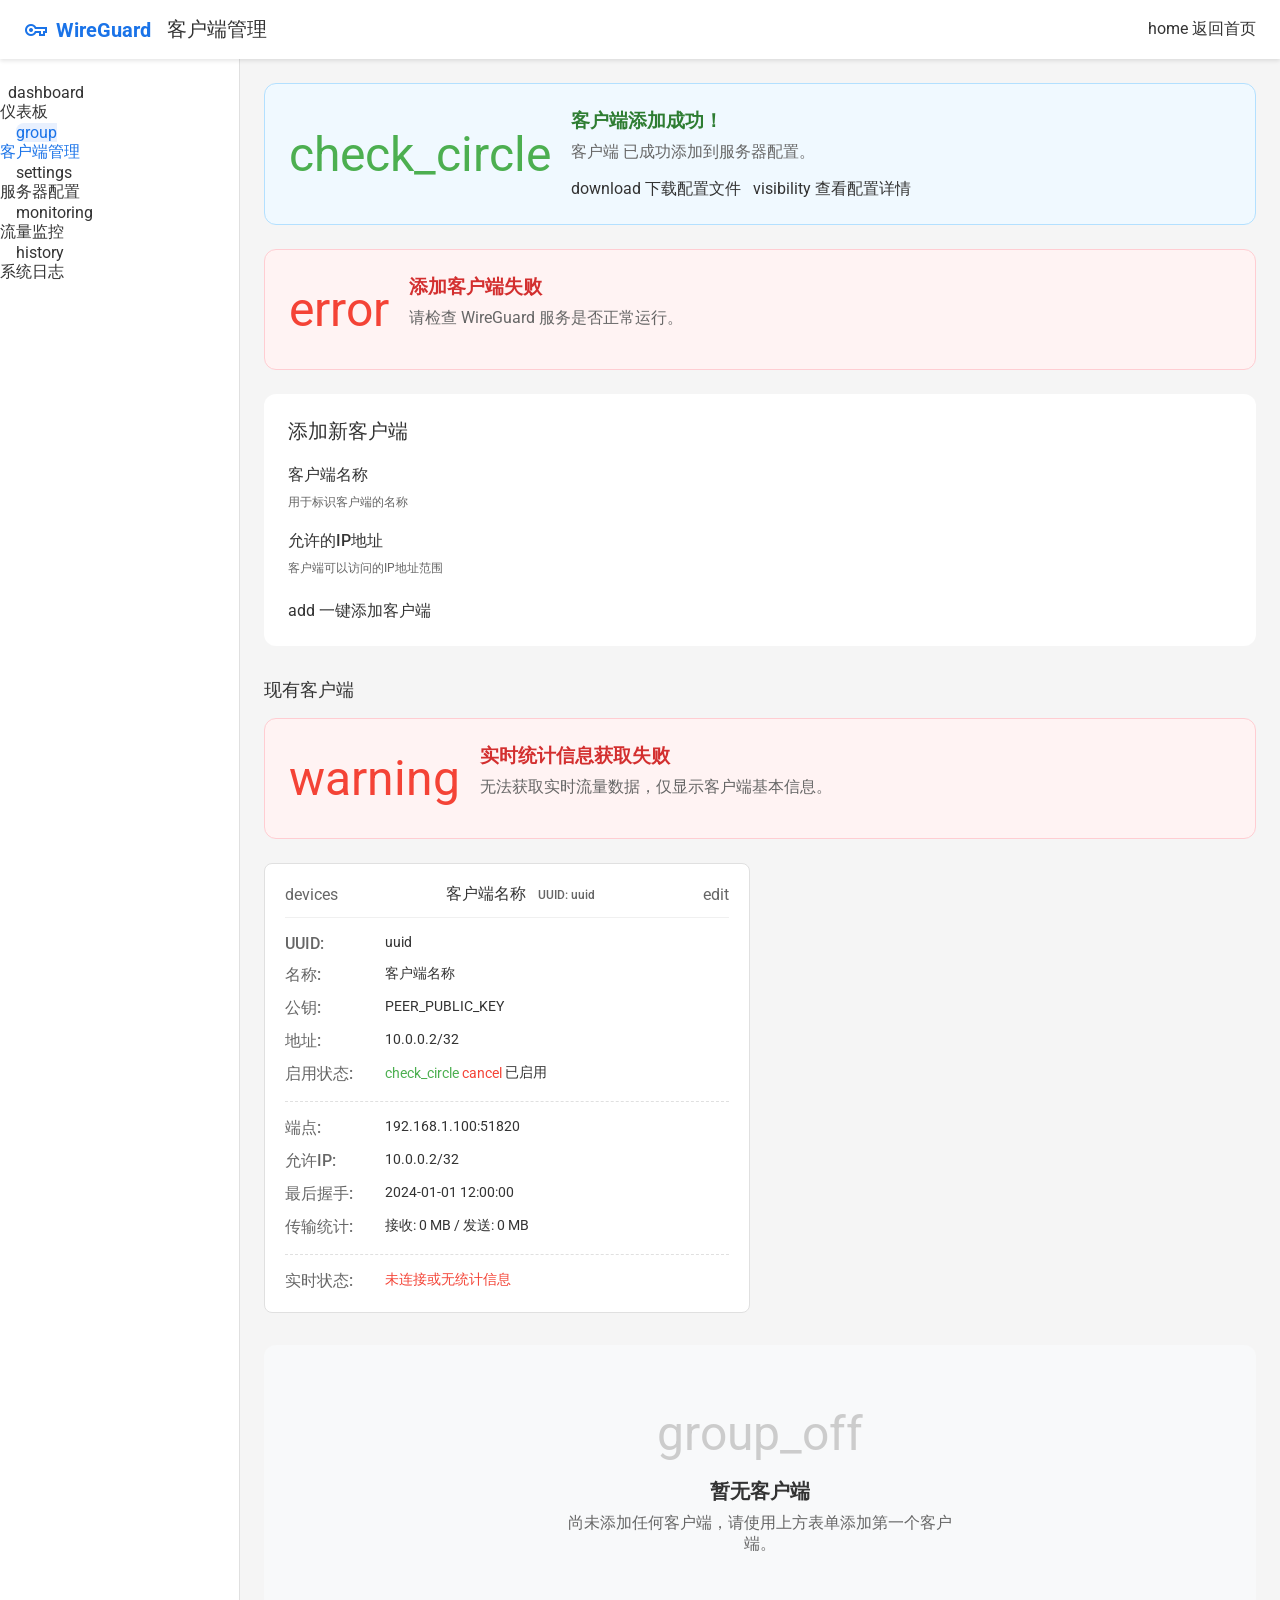
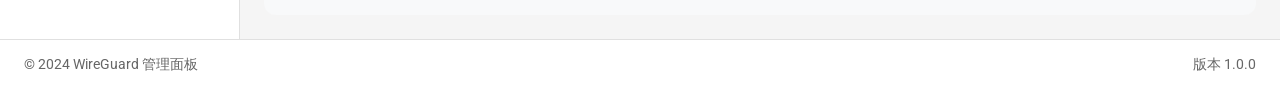
<file: src/main/resources/templates/clients.html>
<!DOCTYPE html>
<html lang="zh-CN" xmlns:th="http://www.thymeleaf.org" th:lang="${#locale}">
<head>
    <meta charset="UTF-8">
    <meta name="viewport" content="width=device-width, initial-scale=1.0">
    <title>客户端管理 - WireGuard 管理面板</title>
    <link rel="stylesheet" th:href="@{/css/home.css}" href="../static/css/home.css">
    <link href="https://fonts.googleapis.com/css2?family=Roboto:wght@400;500;700&display=swap" rel="stylesheet">
    <link rel="stylesheet" href="https://fonts.googleapis.com/css2?family=Material+Symbols+Outlined:opsz,wght,FILL,GRAD@20..48,100..700,0..1,-50..200" />
    <script type="importmap">
        {
          "imports": {
            "@material/web/": "https://esm.run/@material/web/"
          }
        }
    </script>
    <script type="module">
        import '@material/web/all.js';
        import {styles as typescaleStyles} from '@material/web/typography/md-typescale-styles.js';

        document.adoptedStyleSheets.push(typescaleStyles.styleSheet);
    </script>
</head>
<body>
<!-- 顶部导航栏 -->
<header class="app-header">
    <div class="header-left">
        <div class="logo">
            <span class="material-symbols-outlined logo-icon">vpn_key</span>
            <span class="logo-text">WireGuard</span>
        </div>
        <h1 class="app-title">客户端管理</h1>
    </div>

    <div class="header-right">
        <!-- 返回首页按钮 -->
        <md-text-button href="/">
            <md-icon slot="icon">home</md-icon>
            返回首页
        </md-text-button>
    </div>
</header>

<!-- 主内容区域 -->
<div class="main-container">
    <!-- 侧边栏 -->
    <aside class="sidebar">
        <nav class="sidebar-nav">
            <md-list>
                <md-list-item type="button" href="/">
                    <md-icon slot="start">dashboard</md-icon>
                    <div slot="headline">仪表板</div>
                </md-list-item>
                <md-list-item type="button" class="active">
                    <md-icon slot="start">group</md-icon>
                    <div slot="headline">客户端管理</div>
                </md-list-item>
                <md-list-item type="button" href="/config">
                    <md-icon slot="start">settings</md-icon>
                    <div slot="headline">服务器配置</div>
                </md-list-item>
                <md-list-item type="button">
                    <md-icon slot="start">monitoring</md-icon>
                    <div slot="headline">流量监控</div>
                </md-list-item>
                <md-list-item type="button">
                    <md-icon slot="start">history</md-icon>
                    <div slot="headline">系统日志</div>
                </md-list-item>
            </md-list>
        </nav>
    </aside>

    <!-- 内容区域 -->
    <main class="content">
        <!-- 成功提示 -->
        <div th:if="${success}" class="success-card">
            <md-icon class="success-icon">check_circle</md-icon>
            <div class="success-content">
                <h3>客户端添加成功！</h3>
                <p>客户端 <strong th:text="${clientName}"></strong> 已成功添加到服务器配置。</p>
                <div class="success-actions">
                    <md-filled-button th:data-client-name="${clientName}" th:data-config="${config}" onclick="downloadConfigFromButton(this)">
                        <md-icon slot="icon">download</md-icon>
                        下载配置文件
                    </md-filled-button>
                    <md-filled-tonal-button onclick="showConfig()">
                        <md-icon slot="icon">visibility</md-icon>
                        查看配置详情
                    </md-filled-tonal-button>
                </div>
            </div>
        </div>

        <!-- 错误提示 -->
        <div th:if="${success == false}" class="error-card">
            <md-icon class="error-icon">error</md-icon>
            <div class="error-content">
                <h3>添加客户端失败</h3>
                <p th:text="${errorMessage}">请检查 WireGuard 服务是否正常运行。</p>
            </div>
        </div>

        <!-- 添加客户端表单 -->
        <div class="form-card">
            <h2 class="form-title">添加新客户端</h2>
            <form th:action="@{/clients/add}" method="post" class="client-form">
                <div class="form-group">
                    <label for="clientName">客户端名称</label>
                    <md-outlined-text-field
                        id="clientName"
                        name="clientName"
                        required
                        placeholder="例如: 我的手机">
                    </md-outlined-text-field>
                    <div class="form-help">用于标识客户端的名称</div>
                </div>

                <div class="form-group">
                    <label for="allowedIps">允许的IP地址</label>
                    <md-outlined-text-field
                        id="allowedIps"
                        name="allowedIps"
                        value="10.0.0.2/32"
                        placeholder="例如: 10.0.0.2/32">
                    </md-outlined-text-field>
                    <div class="form-help">客户端可以访问的IP地址范围</div>
                </div>

                <div class="form-actions">
                    <md-filled-button type="submit">
                        <md-icon slot="icon">add</md-icon>
                        一键添加客户端
                    </md-filled-button>
                </div>
            </form>
        </div>

        <!-- 现有客户端列表 -->
        <div class="clients-list" th:if="${hasClients}">
            <h2 class="section-title">现有客户端</h2>
            <div th:if="${statsError}" class="error-card">
                <md-icon class="error-icon">warning</md-icon>
                <div class="error-content">
                    <h3>实时统计信息获取失败</h3>
                    <p th:text="${statsError}">无法获取实时流量数据，仅显示客户端基本信息。</p>
                </div>
            </div>
            <div class="clients-grid">
                <div class="client-card" th:each="client, stat : ${clients}" th:data-public-key="${client.clientMeta.publicKey}" th:data-uuid="${client.uuid}">
                    <div class="client-header">
                        <md-icon>devices</md-icon>
                        <h3>
                            <span class="client-name-display" th:id="'name-display-' + ${stat.index}">
                                <span th:text="${client.clientMeta.name}">客户端名称</span>
                                <small style="color: #666; font-size: 12px; margin-left: 8px;">UUID: <span th:text="${client.uuid}">uuid</span></small>
                            </span>
                            <span class="client-name-edit" style="display: none;" th:id="'name-edit-' + ${stat.index}">
                                <md-outlined-text-field
                                    th:id="'name-input-' + ${stat.index}"
                                    placeholder="输入名称"
                                    style="--md-outlined-text-field-container-height: 36px; font-size: 14px;">
                                </md-outlined-text-field>
                            </span>
                        </h3>
                        <div class="client-header-actions">
                            <md-icon-button class="edit-name-btn" th:data-index="${stat.index}" onclick="editClientNameFromButton(this)">
                                <md-icon>edit</md-icon>
                            </md-icon-button>
                            <md-icon-button class="save-name-btn" style="display: none;" th:data-public-key="${client.clientMeta.publicKey}" th:data-index="${stat.index}" onclick="saveClientNameFromButton(this)">
                                <md-icon>save</md-icon>
                            </md-icon-button>
                            <md-icon-button class="cancel-name-btn" style="display: none;" th:data-index="${stat.index}" onclick="cancelClientNameFromButton(this)">
                                <md-icon>close</md-icon>
                            </md-icon-button>
                        </div>
                    </div>
                    <div class="client-content">
                        <div class="client-row">
                            <span class="client-label">UUID:</span>
                            <span class="client-value config-code-small" th:text="${client.uuid}">uuid</span>
                        </div>
                        <div class="client-row">
                            <span class="client-label">名称:</span>
                            <span class="client-value" th:id="'client-name-' + ${stat.index}" th:text="${client.clientMeta.name}">客户端名称</span>
                        </div>
                        <div class="client-row">
                            <span class="client-label">公钥:</span>
                            <span class="client-value config-code-small" th:text="${client.clientMeta.publicKey}">PEER_PUBLIC_KEY</span>
                        </div>
                        <div class="client-row">
                            <span class="client-label">地址:</span>
                            <span class="client-value" th:text="${client.clientMeta.address}">10.0.0.2/32</span>
                        </div>
                        <div class="client-row">
                            <span class="client-label">启用状态:</span>
                            <span class="client-value">
                                <md-icon th:if="${client.clientMeta.enabled}" style="color: #4caf50; vertical-align: middle;">check_circle</md-icon>
                                <md-icon th:unless="${client.clientMeta.enabled}" style="color: #f44336; vertical-align: middle;">cancel</md-icon>
                                <span th:text="${client.clientMeta.enabled ? '已启用' : '已禁用'}">已启用</span>
                            </span>
                        </div>
                        <!-- 实时统计信息 -->
                        <div th:if="${client.realtimeStats != null}" class="realtime-stats">
                            <div class="client-row">
                                <span class="client-label">端点:</span>
                                <span class="client-value" th:text="${client.realtimeStats.endpoint ?: '未连接'}">192.168.1.100:51820</span>
                            </div>
                            <div class="client-row">
                                <span class="client-label">允许IP:</span>
                                <span class="client-value" th:text="${#strings.listJoin(client.realtimeStats.allowedIps, ', ')}">10.0.0.2/32</span>
                            </div>
                            <div class="client-row">
                                <span class="client-label">最后握手:</span>
                                <span class="client-value" th:text="${client.realtimeStats.latestHandshake > 0 ? #dates.format(#dates.createFromTimestamp(client.realtimeStats.latestHandshake * 1000), 'yyyy-MM-dd HH:mm:ss') : '从未'}">
                                    2024-01-01 12:00:00
                                </span>
                            </div>
                            <div class="client-row">
                                <span class="client-label">传输统计:</span>
                                <span class="client-value">
                                    接收: <span th:text="${#numbers.formatDecimal(client.realtimeStats.transferRx / 1024 / 1024, 1, 2)}">0</span> MB /
                                    发送: <span th:text="${#numbers.formatDecimal(client.realtimeStats.transferTx / 1024 / 1024, 1, 2)}">0</span> MB
                                </span>
                            </div>
                        </div>
                        <div th:if="${client.realtimeStats == null}" class="realtime-stats">
                            <div class="client-row">
                                <span class="client-label">实时状态:</span>
                                <span class="client-value" style="color: #f44336;">未连接或无统计信息</span>
                            </div>
                        </div>
                    </div>
                </div>
            </div>
        </div>
        <div th:unless="${hasClients}" class="empty-state">
            <md-icon style="font-size: 48px; color: #ccc;">group_off</md-icon>
            <h3>暂无客户端</h3>
            <p>尚未添加任何客户端，请使用上方表单添加第一个客户端。</p>
        </div>
    </main>
</div>

<!-- 配置详情对话框 -->
<dialog id="configDialog" class="config-dialog">
    <div class="dialog-header">
        <h2>客户端配置详情</h2>
        <md-icon-button onclick="closeConfig()">
            <md-icon>close</md-icon>
        </md-icon-button>
    </div>
    <div class="dialog-content">
        <pre class="config-content" th:text="${config}">
[Interface]
PrivateKey = YOUR_PRIVATE_KEY
Address = 10.0.0.2/32
DNS = 8.8.8.8, 1.1.1.1

[Peer]
PublicKey = SERVER_PUBLIC_KEY
Endpoint = YOUR_SERVER_IP:51820
AllowedIPs = 0.0.0.0/0
PersistentKeepalive = 25
        </pre>
    </div>
    <div class="dialog-actions">
        <md-filled-tonal-button onclick="copyConfigText()">
            <md-icon slot="icon">content_copy</md-icon>
            复制配置
        </md-filled-tonal-button>
        <md-filled-button onclick="closeConfig()">
            关闭
        </md-filled-button>
    </div>
</dialog>

<!-- 底部信息 -->
<footer class="app-footer">
    <p>© 2024 WireGuard 管理面板</p>
    <p>版本 1.0.0</p>
</footer>

<script>
    // 下载配置文件（从按钮元素获取数据）
    function downloadConfigFromButton(button) {
        const clientName = button.dataset.clientName;
        const config = button.dataset.config;
        downloadConfig(clientName, config);
    }

    // 下载配置文件
    function downloadConfig(clientName, config) {
        const encodedConfig = encodeURIComponent(config);
        const encodedName = encodeURIComponent(clientName);
        window.location.href = `/clients/download?clientName=${encodedName}&config=${encodedConfig}`;
    }

    // 显示配置对话框
    function showConfig() {
        const dialog = document.getElementById('configDialog');
        dialog.showModal();
    }

    // 关闭配置对话框
    function closeConfig() {
        const dialog = document.getElementById('configDialog');
        dialog.close();
    }

    // 复制配置文本
    function copyConfigText() {
        const configContent = document.querySelector('.config-content');
        const textArea = document.createElement('textarea');
        textArea.value = configContent.textContent;
        document.body.appendChild(textArea);
        textArea.select();
        document.execCommand('copy');
        document.body.removeChild(textArea);

        // 显示复制成功提示
        alert('配置已复制到剪贴板！');
    }

    // 编辑客户端名称（从按钮元素获取数据）
    function editClientNameFromButton(button) {
        const index = button.dataset.index;
        editClientName(index);
    }

    // 编辑客户端名称
    function editClientName(index) {
        const display = document.getElementById('name-display-' + index);
        const edit = document.getElementById('name-edit-' + index);
        const editBtn = document.querySelectorAll('.edit-name-btn')[index];
        const saveBtn = document.querySelectorAll('.save-name-btn')[index];
        const cancelBtn = document.querySelectorAll('.cancel-name-btn')[index];

        display.style.display = 'none';
        edit.style.display = 'inline';
        editBtn.style.display = 'none';
        saveBtn.style.display = 'inline-block';
        cancelBtn.style.display = 'inline-block';

        // 从localStorage加载当前名称到输入框
        const publicKey = document.querySelectorAll('.client-card')[index].dataset.publicKey;
        const savedName = localStorage.getItem('client_name_' + publicKey);
        if (savedName) {
            document.getElementById('name-input-' + index).value = savedName;
        }
    }

    // 保存客户端名称（从按钮元素获取数据）
    function saveClientNameFromButton(button) {
        const index = button.dataset.index;
        const publicKey = button.dataset.publicKey;
        saveClientName(index, publicKey);
    }

    // 保存客户端名称
    function saveClientName(index, publicKey) {
        const input = document.getElementById('name-input-' + index);
        const name = input.value.trim();

        if (name) {
            // 保存到localStorage
            localStorage.setItem('client_name_' + publicKey, name);

            // 更新显示
            document.getElementById('client-name-' + index).textContent = name;
            // 更新显示区域，保持UUID显示
            const uuid = document.querySelectorAll('.client-card')[index].dataset.uuid;
            document.getElementById('name-display-' + index).innerHTML =
                name + '<small style="color: #666; font-size: 12px; margin-left: 8px;">UUID: ' + uuid + '</small>';

            // 切换回显示模式
            cancelClientName(index);
        } else {
            alert('名称不能为空');
        }
    }

    // 取消编辑客户端名称（从按钮元素获取数据）
    function cancelClientNameFromButton(button) {
        const index = button.dataset.index;
        cancelClientName(index);
    }

    // 取消编辑客户端名称
    function cancelClientName(index) {
        const display = document.getElementById('name-display-' + index);
        const edit = document.getElementById('name-edit-' + index);
        const editBtn = document.querySelectorAll('.edit-name-btn')[index];
        const saveBtn = document.querySelectorAll('.save-name-btn')[index];
        const cancelBtn = document.querySelectorAll('.cancel-name-btn')[index];

        display.style.display = 'inline';
        edit.style.display = 'none';
        editBtn.style.display = 'inline-block';
        saveBtn.style.display = 'none';
        cancelBtn.style.display = 'none';
    }

    // 页面加载完成后执行
    document.addEventListener('DOMContentLoaded', function() {
        // 侧边栏导航点击事件
        const navItems = document.querySelectorAll('.sidebar-nav md-list-item');
        navItems.forEach(item => {
            item.addEventListener('click', function() {
                navItems.forEach(i => i.classList.remove('active'));
                this.classList.add('active');
            });
        });

        // 为每个客户端加载保存的名称
        document.querySelectorAll('.client-card').forEach((card, index) => {
            const publicKey = card.dataset.publicKey;
            const savedName = localStorage.getItem('client_name_' + publicKey);
            if (savedName) {
                document.getElementById('client-name-' + index).textContent = savedName;
                document.getElementById('name-display-' + index).innerHTML = savedName;
            }
        });
    });
</script>

<style>
    .form-card {
        background: white;
        border-radius: 12px;
        padding: 24px;
        margin-bottom: 24px;
    }

    .form-title {
        margin: 0 0 20px 0;
        font-size: 20px;
        font-weight: 500;
        color: #333;
    }

    .form-group {
        margin-bottom: 20px;
    }

    .form-group label {
        display: block;
        margin-bottom: 8px;
        font-weight: 500;
        color: #333;
    }

    .form-help {
        margin-top: 4px;
        font-size: 12px;
        color: #666;
    }

    .form-actions {
        margin-top: 24px;
    }

    .success-card {
        display: flex;
        align-items: center;
        gap: 20px;
        background: #f0f9ff;
        border: 1px solid #b3e0ff;
        border-radius: 12px;
        padding: 24px;
        margin-bottom: 24px;
    }

    .success-icon {
        color: #4caf50;
        font-size: 48px;
    }

    .success-content {
        flex: 1;
    }

    .success-content h3 {
        margin: 0 0 8px 0;
        color: #2e7d32;
    }

    .success-content p {
        margin: 0 0 16px 0;
        color: #666;
    }

    .success-actions {
        display: flex;
        gap: 12px;
    }

    .clients-list {
        margin-top: 32px;
    }

    .section-title {
        font-size: 18px;
        font-weight: 500;
        color: #333;
        margin: 0 0 16px 0;
    }

    .clients-grid {
        display: grid;
        grid-template-columns: repeat(auto-fill, minmax(350px, 1fr));
        gap: 20px;
    }

    .client-card {
        background: white;
        border: 1px solid #e0e0e0;
        border-radius: 8px;
        padding: 20px;
        transition: box-shadow 0.2s;
    }

    .client-card:hover {
        box-shadow: 0 4px 12px rgba(0, 0, 0, 0.1);
    }

    .client-header {
        display: flex;
        align-items: center;
        justify-content: space-between;
        margin-bottom: 16px;
        padding-bottom: 12px;
        border-bottom: 1px solid #f0f0f0;
    }

    .client-header h3 {
        margin: 0;
        font-size: 16px;
        font-weight: 500;
        color: #333;
        display: flex;
        align-items: center;
        gap: 8px;
    }

    .client-header md-icon {
        color: #666;
    }

    .client-header-actions {
        display: flex;
        gap: 4px;
    }

    .client-row {
        display: flex;
        margin-bottom: 12px;
        align-items: flex-start;
    }

    .client-row:last-child {
        margin-bottom: 0;
    }

    .client-label {
        width: 100px;
        font-weight: 500;
        color: #666;
        flex-shrink: 0;
    }

    .client-value {
        flex: 1;
        color: #333;
        word-break: break-all;
        font-size: 14px;
    }

    .config-dialog {
        width: 90%;
        max-width: 800px;
        border: none;
        border-radius: 12px;
        padding: 0;
    }

    .dialog-header {
        display: flex;
        justify-content: space-between;
        align-items: center;
        padding: 20px 24px;
        border-bottom: 1px solid #e0e0e0;
    }

    .dialog-header h2 {
        margin: 0;
        font-size: 18px;
        font-weight: 500;
        color: #333;
    }

    .dialog-content {
        padding: 24px;
        max-height: 60vh;
        overflow-y: auto;
    }

    .config-content {
        background: #f8f9fa;
        border: 1px solid #e0e0e0;
        border-radius: 8px;
        padding: 20px;
        margin: 0;
        font-family: 'Monaco', 'Menlo', 'Ubuntu Mono', monospace;
        font-size: 14px;
        line-height: 1.6;
        color: #333;
        white-space: pre-wrap;
        word-break: break-all;
    }

    .dialog-actions {
        display: flex;
        justify-content: flex-end;
        gap: 12px;
        padding: 16px 24px;
        border-top: 1px solid #e0e0e0;
    }

    .error-card {
        display: flex;
        align-items: center;
        gap: 20px;
        background: #fff3f3;
        border: 1px solid #ffcdd2;
        border-radius: 12px;
        padding: 24px;
        margin-bottom: 24px;
    }

    .error-icon {
        color: #f44336;
        font-size: 48px;
    }

    .error-content {
        flex: 1;
    }

    .error-content h3 {
        margin: 0 0 8px 0;
        color: #d32f2f;
    }

    .error-content p {
        margin: 0 0 16px 0;
        color: #666;
    }

    .empty-state {
        text-align: center;
        padding: 60px 20px;
        background: #f8f9fa;
        border-radius: 12px;
        margin-top: 32px;
    }

    .empty-state h3 {
        margin: 16px 0 8px;
        color: #333;
        font-size: 20px;
    }

    .empty-state p {
        color: #666;
        max-width: 400px;
        margin: 0 auto;
    }

    .realtime-stats {
        margin-top: 16px;
        padding-top: 16px;
        border-top: 1px dashed #e0e0e0;
    }
</style>
</body>
</html>
</file>
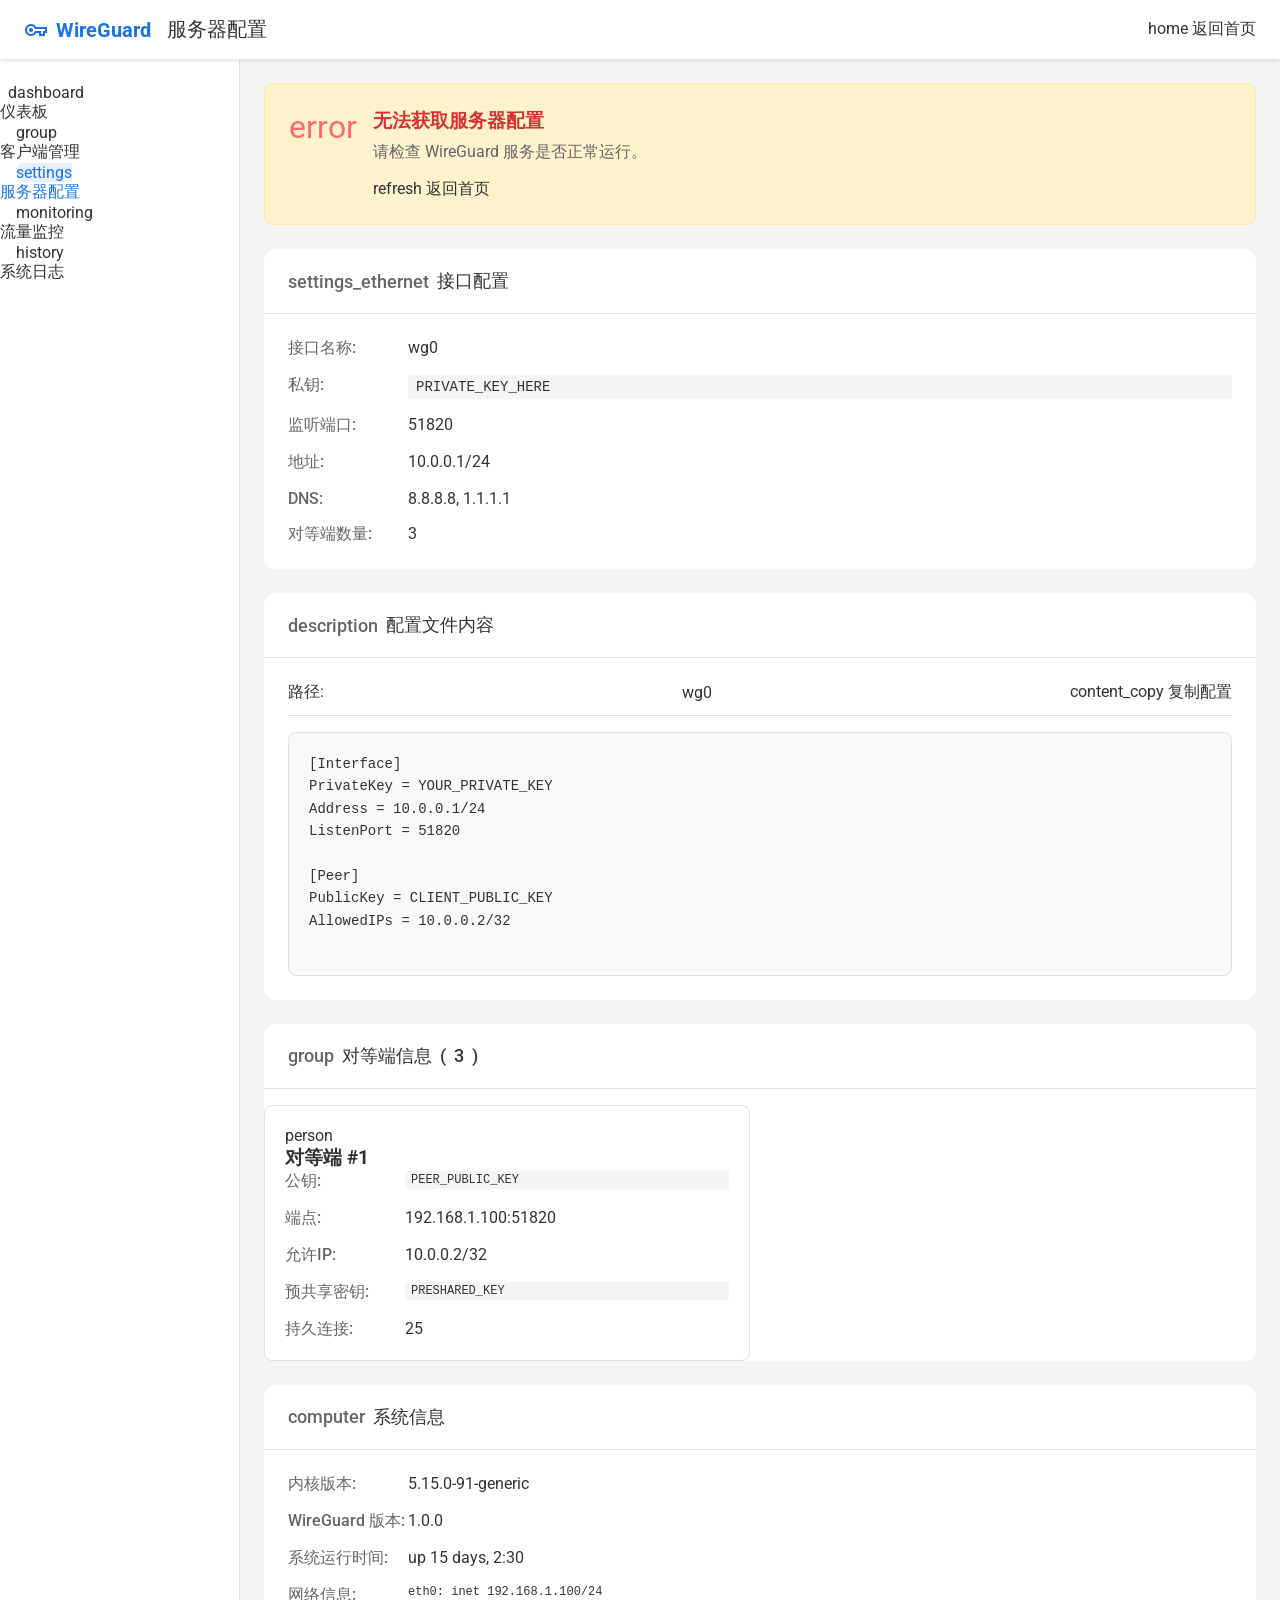
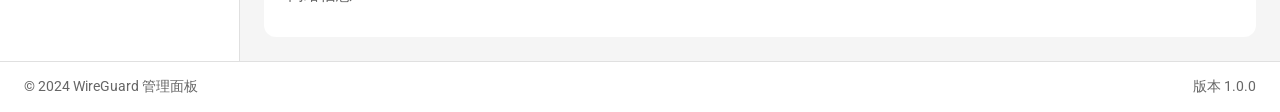
<file: src/main/resources/templates/config.html>
<!DOCTYPE html>
<html lang="zh-CN" xmlns:th="http://www.thymeleaf.org" th:lang="${#locale}">
<head>
    <meta charset="UTF-8">
    <meta name="viewport" content="width=device-width, initial-scale=1.0">
    <title th:text="#{config.page.title}">服务器配置 - WireGuard 管理面板</title>
    <link rel="stylesheet" th:href="@{/css/home.css}" href="../static/css/home.css">
    <link href="https://fonts.googleapis.com/css2?family=Roboto:wght@400;500;700&display=swap" rel="stylesheet">
    <link rel="stylesheet" href="https://fonts.googleapis.com/css2?family=Material+Symbols+Outlined:opsz,wght,FILL,GRAD@20..48,100..700,0..1,-50..200"
    />
    <script type="importmap">
        {
          "imports": {
            "@material/web/": "https://esm.run/@material/web/"
          }
        }
    </script>
    <script type="module">
        import '@material/web/all.js';
        import {styles as typescaleStyles} from '@material/web/typography/md-typescale-styles.js';

        document.adoptedStyleSheets.push(typescaleStyles.styleSheet);
    </script>
</head>
<body>
<!-- 顶部导航栏 -->
<header class="app-header">
    <div class="header-left">
        <div class="logo">
            <span class="material-symbols-outlined logo-icon">vpn_key</span>
            <span class="logo-text">WireGuard</span>
        </div>
        <h1 class="app-title" th:text="#{config.page.title}">服务器配置</h1>
    </div>

    <div class="header-right">
        <!-- 返回首页按钮 -->
        <md-text-button href="/">
            <md-icon slot="icon">home</md-icon>
            <span th:text="#{config.back.home}">返回首页</span>
        </md-text-button>
    </div>
</header>

<!-- 主内容区域 -->
<div class="main-container">
    <!-- 侧边栏 -->
    <aside class="sidebar">
        <nav class="sidebar-nav">
            <md-list>
                <md-list-item type="button" href="/">
                    <md-icon slot="start">dashboard</md-icon>
                    <div slot="headline" th:text="#{home.nav.dashboard}">仪表板</div>
                </md-list-item>
                <md-list-item type="button" href="/clients">
                    <md-icon slot="start">group</md-icon>
                    <div slot="headline" th:text="#{home.nav.clients}">客户端管理</div>
                </md-list-item>
                <md-list-item type="button" class="active">
                    <md-icon slot="start">settings</md-icon>
                    <div slot="headline" th:text="#{home.nav.config}">服务器配置</div>
                </md-list-item>
                <md-list-item type="button">
                    <md-icon slot="start">monitoring</md-icon>
                    <div slot="headline" th:text="#{home.nav.monitor}">流量监控</div>
                </md-list-item>
                <md-list-item type="button">
                    <md-icon slot="start">history</md-icon>
                    <div slot="headline" th:text="#{home.nav.logs}">系统日志</div>
                </md-list-item>
            </md-list>
        </nav>
    </aside>

    <!-- 内容区域 -->
    <main class="content">
        <!-- 错误提示 -->
        <div th:if="${!hasConfig}" class="error-card">
            <md-icon class="error-icon">error</md-icon>
            <div class="error-content">
                <h3 th:text="#{config.error.title}">无法获取服务器配置</h3>
                <p th:text="${errorMessage ?: #messages.msg('config.error.message')}">请检查 WireGuard 服务是否正常运行。</p>
                <md-filled-button href="/">
                    <md-icon slot="icon">refresh</md-icon>
                    <span th:text="#{config.error.retry}">返回首页</span>
                </md-filled-button>
            </div>
        </div>

        <!-- 配置信息卡片 -->
        <div th:if="${hasConfig}" class="config-container">
            <!-- 接口配置 -->
            <div class="config-section">
                <h2 class="section-title">
                    <md-icon>settings_ethernet</md-icon>
                    <span th:text="#{config.interface.title}">接口配置</span>
                </h2>
                <div class="config-card">
                    <div class="config-row">
                        <span class="config-label" th:text="#{config.interface.name}">接口名称:</span>
                        <span class="config-value" th:text="${serverConfig.interfaceName}">wg0</span>
                    </div>
                    <div class="config-row">
                        <span class="config-label" th:text="#{config.interface.privateKey}">私钥:</span>
                        <span class="config-value config-code" th:text="${serverConfig.interfaceConfig.privateKey}">PRIVATE_KEY_HERE</span>
                    </div>
                    <div class="config-row">
                        <span class="config-label" th:text="#{config.interface.listenPort}">监听端口:</span>
                        <span class="config-value" th:text="${serverConfig.interfaceConfig.listenPort}">51820</span>
                    </div>
                    <div class="config-row">
                        <span class="config-label" th:text="#{config.interface.address}">地址:</span>
                        <span class="config-value" th:text="${#strings.listJoin(serverConfig.interfaceConfig.address, ', ')}">10.0.0.1/24</span>
                    </div>
                    <div class="config-row" th:if="${serverConfig.interfaceConfig.dns != null and !serverConfig.interfaceConfig.dns.isEmpty()}">
                        <span class="config-label" th:text="#{config.interface.dns}">DNS:</span>
                        <span class="config-value" th:text="${#strings.listJoin(serverConfig.interfaceConfig.dns, ', ')}">8.8.8.8, 1.1.1.1</span>
                    </div>
                    <div class="config-row">
                        <span class="config-label" th:text="#{config.interface.peerCount}">对等端数量:</span>
                        <span class="config-value" th:text="${serverConfig.interfaceConfig.peers.size()}">3</span>
                    </div>
                </div>
            </div>

            <!-- 配置文件内容 -->
            <div class="config-section">
                <h2 class="section-title">
                    <md-icon>description</md-icon>
                    <span th:text="#{config.configFile.title}">配置文件内容</span>
                </h2>
                <div class="config-card">
                    <div class="config-file-header">
                        <span th:text="#{config.configFile.path}">路径:</span> <span
                            th:text="${configPath}">wg0</span>
                        <md-filled-tonal-button onclick="copyConfig()" id="copyButton">
                            <md-icon slot="icon">content_copy</md-icon>
                            <span th:text="#{config.configFile.copy}">复制配置</span>
                        </md-filled-tonal-button>
                    </div>
                    <pre class="config-file-content" id="configContent" th:text="${serverConfig.configFileContent}">
[Interface]
PrivateKey = YOUR_PRIVATE_KEY
Address = 10.0.0.1/24
ListenPort = 51820

[Peer]
PublicKey = CLIENT_PUBLIC_KEY
AllowedIPs = 10.0.0.2/32
                    </pre>
                </div>
            </div>

            <!-- 对等端信息 -->
            <div class="config-section" th:if="${!serverConfig.interfaceConfig.peers.isEmpty()}">
                <h2 class="section-title">
                    <md-icon>group</md-icon>
                    <span th:text="#{config.peers.title}">对等端信息</span>
                    (<span th:text="${serverConfig.interfaceConfig.peers.size()}">3</span>)
                </h2>
                <div class="peers-grid">
                    <div class="peer-card" th:each="peer, stat : ${serverConfig.interfaceConfig.peers}">
                        <div class="peer-header">
                            <md-icon>person</md-icon>
                            <h3>对等端 #<span th:text="${stat.index + 1}">1</span></h3>
                        </div>
                        <div class="peer-content">
                            <div class="config-row">
                                <span class="config-label" th:text="#{config.peer.publicKey}">公钥:</span>
                                <span class="config-value config-code-small" th:text="${peer.publicKey}">PEER_PUBLIC_KEY</span>
                            </div>
                            <div class="config-row">
                                <span class="config-label" th:text="#{config.peer.endpoint}">端点:</span>
                                <span class="config-value" th:text="${peer.endpoint ?: #messages.msg('config.peer.never')}">192.168.1.100:51820</span>
                            </div>
                            <div class="config-row">
                                <span class="config-label" th:text="#{config.peer.allowedIps}">允许IP:</span>
                                <span class="config-value" th:text="${#strings.listJoin(peer.allowedIps, ', ')}">10.0.0.2/32</span>
                            </div>
                            <div class="config-row" th:if="${peer.presharedKey != null}">
                                <span class="config-label" th:text="#{config.peer.presharedKey}">预共享密钥:</span>
                                <span class="config-value config-code-small" th:text="${peer.presharedKey}">PRESHARED_KEY</span>
                            </div>
                            <div class="config-row" th:if="${peer.persistentKeepalive != null}">
                                <span class="config-label" th:text="#{config.peer.persistentKeepalive}">持久连接:</span>
                                <span class="config-value" th:text="${peer.persistentKeepalive}">25</span>
                            </div>
                        </div>
                    </div>
                </div>
            </div>

            <!-- 系统信息 -->
            <div class="config-section">
                <h2 class="section-title">
                    <md-icon>computer</md-icon>
                    <span th:text="#{config.system.title}">系统信息</span>
                </h2>
                <div class="config-card">
                    <div class="config-row">
                        <span class="config-label" th:text="#{config.system.kernelVersion}">内核版本:</span>
                        <span class="config-value" th:text="${serverConfig.systemInfo.kernelVersion}">5.15.0-91-generic</span>
                    </div>
                    <div class="config-row">
                        <span class="config-label" th:text="#{config.system.wireGuardVersion}">WireGuard 版本:</span>
                        <span class="config-value" th:text="${serverConfig.systemInfo.wireGuardVersion}">1.0.0</span>
                    </div>
                    <div class="config-row">
                        <span class="config-label" th:text="#{config.system.uptime}">系统运行时间:</span>
                        <span class="config-value" th:text="${serverConfig.systemInfo.uptime}">up 15 days, 2:30</span>
                    </div>
                    <div class="config-row">
                        <span class="config-label" th:text="#{config.system.ipInfo}">网络信息:</span>
                        <span class="config-value">
                            <pre style="font-size: 12px; max-height: 150px; overflow-y: auto;" th:text="${serverConfig.systemInfo.ipInfo}">
eth0: inet 192.168.1.100/24
                            </pre>
                        </span>
                    </div>
                </div>
            </div>
        </div>
    </main>
</div>

<!-- 底部信息 -->
<footer class="app-footer">
    <p>© 2024 WireGuard 管理面板</p>
    <p>版本 1.0.0</p>
</footer>

<script>
    // 复制配置功能
    function copyConfig() {
        const configContent = document.getElementById('configContent');
        const textArea = document.createElement('textarea');
        textArea.value = configContent.textContent;
        document.body.appendChild(textArea);
        textArea.select();
        document.execCommand('copy');
        document.body.removeChild(textArea);

        // 显示复制成功提示
        const button = event.target.closest('md-filled-tonal-button');
        const originalText = button.innerHTML;
        button.innerHTML = '<md-icon slot="icon">check</md-icon><span th:text="#{config.configFile.copied}">已复制</span>';
        button.disabled = true;

        setTimeout(() => {
            button.innerHTML = originalText;
            button.disabled = false;
        }, 2000);
    }

    // 页面加载完成后执行
    document.addEventListener('DOMContentLoaded', function() {
        // 侧边栏导航点击事件
        const navItems = document.querySelectorAll('.sidebar-nav md-list-item');
        navItems.forEach(item => {
            item.addEventListener('click', function() {
                navItems.forEach(i => i.classList.remove('active'));
                this.classList.add('active');
            });
        });
    });
</script>

<style>
    .config-container {
        display: flex;
        flex-direction: column;
        gap: 24px;
    }

    .config-section {
        background: white;
        border-radius: 12px;
        padding: 0;
    }

    .section-title {
        display: flex;
        align-items: center;
        gap: 8px;
        padding: 20px 24px;
        margin: 0;
        border-bottom: 1px solid #e0e0e0;
        font-size: 18px;
        font-weight: 500;
        color: #333;
    }

    .section-title md-icon {
        color: #666;
    }

    .config-card {
        padding: 24px;
    }

    .config-row {
        display: flex;
        margin-bottom: 16px;
        align-items: flex-start;
    }

    .config-row:last-child {
        margin-bottom: 0;
    }

    .config-label {
        width: 120px;
        font-weight: 500;
        color: #666;
        flex-shrink: 0;
    }

    .config-value {
        flex: 1;
        color: #333;
        word-break: break-all;
    }

    .config-code {
        font-family: 'Monaco', 'Menlo', 'Ubuntu Mono', monospace;
        font-size: 14px;
        background: #f5f5f5;
        padding: 4px 8px;
        border-radius: 4px;
        display: inline-block;
    }

    .config-code-small {
        font-family: 'Monaco', 'Menlo', 'Ubuntu Mono', monospace;
        font-size: 12px;
        background: #f5f5f5;
        padding: 2px 6px;
        border-radius: 3px;
        display: inline-block;
    }

    .config-file-header {
        display: flex;
        justify-content: space-between;
        align-items: center;
        margin-bottom: 16px;
        padding-bottom: 12px;
        border-bottom: 1px solid #e0e0e0;
    }

    .config-file-content {
        background: #f8f9fa;
        border: 1px solid #e0e0e0;
        border-radius: 8px;
        padding: 20px;
        margin: 0;
        font-family: 'Monaco', 'Menlo', 'Ubuntu Mono', monospace;
        font-size: 14px;
        line-height: 1.6;
        color: #333;
        white-space: pre-wrap;
        word-break: break-all;
        max-height: 400px;
        overflow-y: auto;
    }

    .peers-grid {
        display: grid;
        grid-template-columns: repeat(auto-fill, minmax(350px, 1fr));
        gap: 20px;
        margin-top: 16px;
    }

    .peer-card {
        background: white;
        border: 1px solid #e0e0e0;
        border-radius: 8px;
        padding: 20px;
        transition: box-shadow 0.2s;
    }

    .peer-card:hover {
        box-shadow: 0 4px 12px rgba(0, 0, 0, 0.1);
    }

    .error-card {
        background: #fff3cd;
        border: 1px solid #ffeaa7;
        border-radius: 8px;
        padding: 24px;
        margin-bottom: 24px;
        display: flex;
        align-items: flex-start;
        gap: 16px;
    }

    .error-icon {
        color: #ff6b6b;
        font-size: 32px;
    }

    .error-content {
        flex: 1;
    }

    .error-content h3 {
        margin: 0 0 8px 0;
        color: #d63031;
    }

    .error-content p {
        margin: 0 0 16px 0;
        color: #666;
    }
</style>
</body>
</html>
</file>
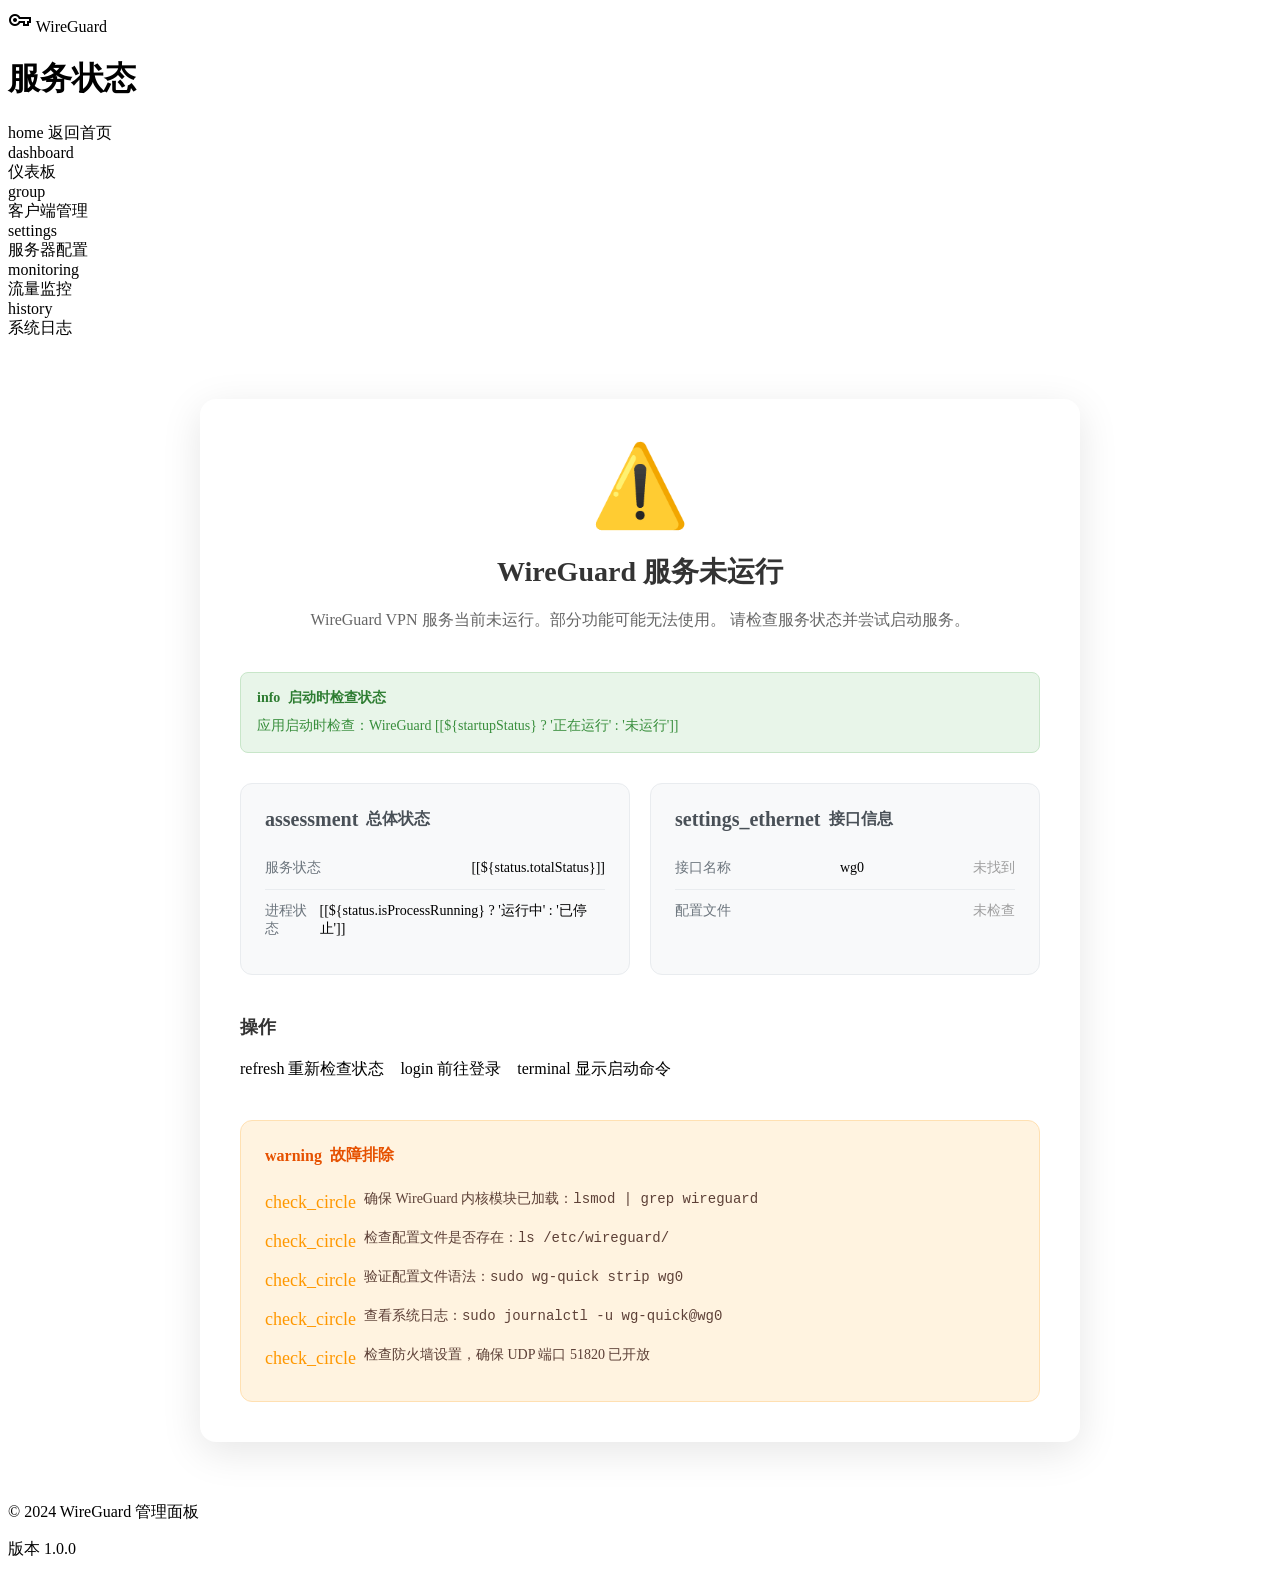
<file: src/main/resources/templates/wireguard-not-running.html>
<!DOCTYPE html>
<html xmlns:th="http://www.thymeleaf.org" th:lang="${#locale}">
<head>
    <meta charset="UTF-8">
    <meta name="viewport" content="width=device-width, initial-scale=1.0">
    <title th:text="#{home.page.title}">WireGuard 管理面板</title>
    <link rel="stylesheet" th:href="@{/css/home.css}">
    <link href="https://fonts.googleapis.com/css2?family=Roboto:wght@400;500;700&display=swap" rel="stylesheet">
    <link rel="stylesheet" href="https://fonts.googleapis.com/css2?family=Material+Symbols+Outlined:opsz,wght,FILL,GRAD@20..48,100..700,0..1,-50..200"
    />
    <script type="importmap">
        {
          "imports": {
            "@material/web/": "https://esm.run/@material/web/"
          }
        }
    </script>
    <script type="module">
        import '@material/web/all.js';
        import {styles as typescaleStyles} from '@material/web/typography/md-typescale-styles.js';

        document.adoptedStyleSheets.push(typescaleStyles.styleSheet);
    </script>
    <style>
        .error-container {
            max-width: 800px;
            margin: 60px auto;
            padding: 40px;
            background: white;
            border-radius: 16px;
            box-shadow: 0 10px 40px rgba(0,0,0,0.1);
        }

        .error-header {
            text-align: center;
            margin-bottom: 40px;
        }

        .error-icon {
            font-size: 80px;
            color: #ff9800;
            margin-bottom: 20px;
        }

        .error-title {
            font-size: 28px;
            font-weight: 600;
            color: #333;
            margin-bottom: 12px;
        }

        .error-subtitle {
            font-size: 16px;
            color: #666;
            line-height: 1.6;
        }

        .status-grid {
            display: grid;
            grid-template-columns: repeat(auto-fit, minmax(300px, 1fr));
            gap: 20px;
            margin-bottom: 40px;
        }

        .status-card {
            background: #f8f9fa;
            border-radius: 12px;
            padding: 24px;
            border: 1px solid #e9ecef;
        }

        .status-card-title {
            font-size: 16px;
            font-weight: 600;
            color: #495057;
            margin-bottom: 16px;
            display: flex;
            align-items: center;
            gap: 8px;
        }

        .status-card-title md-icon {
            font-size: 20px;
        }

        .status-item {
            display: flex;
            justify-content: space-between;
            align-items: center;
            padding: 12px 0;
            border-bottom: 1px solid #e9ecef;
        }

        .status-item:last-child {
            border-bottom: none;
        }

        .status-label {
            font-size: 14px;
            color: #6c757d;
        }

        .status-value {
            font-size: 14px;
            font-weight: 500;
        }

        .status-running {
            color: #4caf50;
        }

        .status-stopped {
            color: #ff9800;
        }

        .status-error {
            color: #f44336;
        }

        .status-unknown {
            color: #9e9e9e;
        }

        .startup-info {
            background: #e8f5e9;
            border: 1px solid #c8e6c9;
            border-radius: 8px;
            padding: 16px;
            margin-bottom: 30px;
        }

        .startup-info-title {
            font-size: 14px;
            font-weight: 600;
            color: #2e7d32;
            margin-bottom: 8px;
            display: flex;
            align-items: center;
            gap: 8px;
        }

        .startup-info-content {
            font-size: 14px;
            color: #388e3c;
            line-height: 1.5;
        }

        .action-section {
            margin-top: 40px;
        }

        .action-title {
            font-size: 18px;
            font-weight: 600;
            color: #333;
            margin-bottom: 20px;
        }

        .action-buttons {
            display: flex;
            gap: 16px;
            flex-wrap: wrap;
        }

        .command-section {
            margin-top: 40px;
            background: #f5f5f5;
            border-radius: 12px;
            padding: 24px;
        }

        .command-title {
            font-size: 16px;
            font-weight: 600;
            color: #333;
            margin-bottom: 16px;
            display: flex;
            align-items: center;
            gap: 8px;
        }

        .command-code {
            background: #2d2d2d;
            color: #f8f8f2;
            padding: 16px;
            border-radius: 8px;
            font-family: 'Monaco', 'Menlo', 'Ubuntu Mono', monospace;
            font-size: 14px;
            line-height: 1.6;
            overflow-x: auto;
            margin: 0;
        }

        .command-help {
            margin-top: 12px;
            font-size: 13px;
            color: #666;
            line-height: 1.5;
        }

        .troubleshooting {
            margin-top: 40px;
            padding: 24px;
            background: #fff3e0;
            border: 1px solid #ffe0b2;
            border-radius: 12px;
        }

        .troubleshooting-title {
            font-size: 16px;
            font-weight: 600;
            color: #e65100;
            margin-bottom: 16px;
            display: flex;
            align-items: center;
            gap: 8px;
        }

        .troubleshooting-list {
            list-style: none;
            padding: 0;
            margin: 0;
        }

        .troubleshooting-item {
            padding: 8px 0;
            font-size: 14px;
            color: #5d4037;
            display: flex;
            align-items: flex-start;
            gap: 8px;
        }

        .troubleshooting-item md-icon {
            color: #ff9800;
            font-size: 18px;
            flex-shrink: 0;
            margin-top: 2px;
        }

        @media (max-width: 768px) {
            .error-container {
                margin: 20px;
                padding: 24px;
            }

            .action-buttons {
                flex-direction: column;
            }

            .action-buttons md-filled-button,
            .action-buttons md-outlined-button {
                width: 100%;
            }
        }
    </style>
</head>
<body>
<!-- 顶部导航栏 -->
<header class="app-header">
    <div class="header-left">
        <div class="logo">
            <span class="material-symbols-outlined logo-icon">vpn_key</span>
            <span class="logo-text">WireGuard</span>
        </div>
        <h1 class="app-title">服务状态</h1>
    </div>

    <div class="header-right">
        <!-- 返回首页按钮 -->
        <md-text-button href="/">
            <md-icon slot="icon">home</md-icon>
            返回首页
        </md-text-button>
    </div>
</header>

<!-- 主内容区域 -->
<div class="main-container">
    <!-- 侧边栏 -->
    <aside class="sidebar">
        <nav class="sidebar-nav">
            <md-list>
                <md-list-item type="button" href="/">
                    <md-icon slot="start">dashboard</md-icon>
                    <div slot="headline">仪表板</div>
                </md-list-item>
                <md-list-item type="button" href="/clients">
                    <md-icon slot="start">group</md-icon>
                    <div slot="headline">客户端管理</div>
                </md-list-item>
                <md-list-item type="button" href="/config">
                    <md-icon slot="start">settings</md-icon>
                    <div slot="headline">服务器配置</div>
                </md-list-item>
                <md-list-item type="button">
                    <md-icon slot="start">monitoring</md-icon>
                    <div slot="headline">流量监控</div>
                </md-list-item>
                <md-list-item type="button">
                    <md-icon slot="start">history</md-icon>
                    <div slot="headline">系统日志</div>
                </md-list-item>
            </md-list>
        </nav>
    </aside>

    <!-- 内容区域 -->
    <main class="content">
        <div class="error-container">
            <!-- 错误标题 -->
            <div class="error-header">
                <div class="error-icon">⚠️</div>
                <h1 class="error-title">WireGuard 服务未运行</h1>
                <p class="error-subtitle">
                    WireGuard VPN 服务当前未运行。部分功能可能无法使用。
                    请检查服务状态并尝试启动服务。
                </p>
            </div>

            <!-- 启动检查信息 -->
            <div th:if="${isStartupCheck}" class="startup-info">
                <div class="startup-info-title">
                    <md-icon>info</md-icon>
                    启动时检查状态
                </div>
                <div class="startup-info-content">
                    应用启动时检查：WireGuard
                    <span th:classappend="${startupStatus} ? 'status-running' : 'status-stopped'">
                            [[${startupStatus} ? '正在运行' : '未运行']]
                        </span>
                </div>
            </div>

            <!-- 状态网格 -->
            <div class="status-grid">
                <!-- 总体状态 -->
                <div class="status-card">
                    <div class="status-card-title">
                        <md-icon>assessment</md-icon>
                        总体状态
                    </div>
                    <div class="status-item">
                        <span class="status-label">服务状态</span>
                        <span class="status-value"
                              th:classappend="${status.totalStatus == 'RUNNING'} ? 'status-running' :
                                                (${status.totalStatus == 'STOPPED'} ? 'status-stopped' : 'status-error')">
                                [[${status.totalStatus}]]
                            </span>
                    </div>
                    <div class="status-item">
                        <span class="status-label">进程状态</span>
                        <span class="status-value"
                              th:classappend="${status.isProcessRunning} ? 'status-running' : 'status-stopped'">
                                [[${status.isProcessRunning} ? '运行中' : '已停止']]
                            </span>
                    </div>
                </div>

                <!-- 接口信息 -->
                <div class="status-card">
                    <div class="status-card-title">
                        <md-icon>settings_ethernet</md-icon>
                        接口信息
                    </div>
                    <div class="status-item">
                        <span class="status-label">接口名称</span>
                        <span class="status-value" th:if="${status.interfaceName}" th:text="${status.interfaceName}">
                                wg0
                            </span>
                        <span class="status-value status-unknown" th:unless="${status.interfaceName}">
                                未找到
                            </span>
                    </div>
                    <div class="status-item">
                        <span class="status-label">配置文件</span>
                        <span class="status-value status-unknown">
                                未检查
                            </span>
                    </div>
                </div>
            </div>

            <!-- 操作按钮 -->
            <div class="action-section">
                <h3 class="action-title">操作</h3>
                <div class="action-buttons">
                    <md-filled-button onclick="location.reload()">
                        <md-icon slot="icon">refresh</md-icon>
                        重新检查状态
                    </md-filled-button>
                    <md-outlined-button onclick="window.location.href='/login'">
                        <md-icon slot="icon">login</md-icon>
                        前往登录
                    </md-outlined-button>
                    <md-outlined-button onclick="showStartCommands()">
                        <md-icon slot="icon">terminal</md-icon>
                        显示启动命令
                    </md-outlined-button>
                </div>
            </div>

            <!-- 启动命令 -->
            <div class="command-section" id="startCommands" style="display: none;">
                <div class="command-title">
                    <md-icon>code</md-icon>
                    启动 WireGuard 服务
                </div>
                <pre class="command-code">sudo wg-quick up wg0</pre>
                <div class="command-help">
                    将 "wg0" 替换为您的接口名称（如果不同）。
                    此命令需要管理员权限。
                </div>

                <div style="margin-top: 20px;">
                    <div class="command-title">
                        <md-icon>code</md-icon>
                        检查服务状态
                    </div>
                    <pre class="command-code">sudo wg show</pre>
                    <div class="command-help">
                        显示当前 WireGuard 接口和客户端状态。
                    </div>
                </div>

                <div style="margin-top: 20px;">
                    <div class="command-title">
                        <md-icon>code</md-icon>
                        停止服务
                    </div>
                    <pre class="command-code">sudo wg-quick down wg0</pre>
                    <div class="command-help">
                        停止 WireGuard 服务。
                    </div>
                </div>
            </div>

            <!-- 故障排除 -->
            <div class="troubleshooting">
                <div class="troubleshooting-title">
                    <md-icon>warning</md-icon>
                    故障排除
                </div>
                <ul class="troubleshooting-list">
                    <li class="troubleshooting-item">
                        <md-icon>check_circle</md-icon>
                        <span>确保 WireGuard 内核模块已加载：<code>lsmod | grep wireguard</code></span>
                    </li>
                    <li class="troubleshooting-item">
                        <md-icon>check_circle</md-icon>
                        <span>检查配置文件是否存在：<code>ls /etc/wireguard/</code></span>
                    </li>
                    <li class="troubleshooting-item">
                        <md-icon>check_circle</md-icon>
                        <span>验证配置文件语法：<code>sudo wg-quick strip wg0</code></span>
                    </li>
                    <li class="troubleshooting-item">
                        <md-icon>check_circle</md-icon>
                        <span>查看系统日志：<code>sudo journalctl -u wg-quick@wg0</code></span>
                    </li>
                    <li class="troubleshooting-item">
                        <md-icon>check_circle</md-icon>
                        <span>检查防火墙设置，确保 UDP 端口 51820 已开放</span>
                    </li>
                </ul>
            </div>
        </div>
    </main>
</div>

<!-- 底部信息 -->
<footer class="app-footer">
    <p>© 2024 WireGuard 管理面板</p>
    <p>版本 1.0.0</p>
</footer>

<script>
    // 显示/隐藏启动命令
    function showStartCommands() {
        const commandsSection = document.getElementById('startCommands');
        if (commandsSection.style.display === 'none') {
            commandsSection.style.display = 'block';
        } else {
            commandsSection.style.display = 'none';
        }
    }

    // 自动刷新页面（可选）
    // setTimeout(() => {
    //     location.reload();
    // }, 30000); // 30秒后自动刷新

    // 页面加载完成后执行
    document.addEventListener('DOMContentLoaded', function() {
        // 侧边栏导航点击事件
        const navItems = document.querySelectorAll('.sidebar-nav md-list-item');
        navItems.forEach(item => {
            item.addEventListener('click', function() {
                navItems.forEach(i => i.classList.remove('active'));
                this.classList.add('active');
            });
        });

        // 如果状态是ERROR，显示更多错误信息
        const statusElement = document.querySelector('.status-value');
        if (statusElement && statusElement.textContent.includes('ERROR')) {
            // 可以在这里添加额外的错误处理逻辑
            console.log('WireGuard服务出现错误');
        }
    });
</script>
</body>
</html>
</file>
<file: src/main/resources/static/css/home.css>
/* 基础样式 */
* {
    margin: 0;
    padding: 0;
    box-sizing: border-box;
}

body {
    font-family: 'Roboto', sans-serif;
    background-color: #f5f5f5;
    color: #333;
    min-height: 100vh;
    display: flex;
    flex-direction: column;
}

/* 顶部导航栏 */
.app-header {
    display: flex;
    justify-content: space-between;
    align-items: center;
    padding: 16px 24px;
    background-color: white;
    box-shadow: 0 2px 4px rgba(0, 0, 0, 0.1);
    position: sticky;
    top: 0;
    z-index: 100;
}

.header-left {
    display: flex;
    align-items: center;
    gap: 16px;
}

.logo {
    display: flex;
    align-items: center;
    gap: 8px;
}

.logo-icon {
    font-size: 32px;
    color: #1a73e8;
}

.logo-text {
    font-size: 20px;
    font-weight: 700;
    color: #1a73e8;
}

.app-title {
    font-size: 20px;
    font-weight: 500;
    color: #333;
}

.header-right {
    display: flex;
    align-items: center;
    gap: 16px;
}

/* 主容器 */
.main-container {
    display: flex;
    flex: 1;
}

/* 侧边栏 */
.sidebar {
    width: 240px;
    background-color: white;
    border-right: 1px solid #e0e0e0;
    padding: 24px 0;
}

.sidebar-nav md-list {
    padding: 0;
}

.sidebar-nav md-list-item {
    margin: 4px 8px;
    border-radius: 8px;
}

.sidebar-nav md-list-item.active {
    background-color: #e8f0fe;
    color: #1a73e8;
}

.sidebar-nav md-list-item.active md-icon {
    color: #1a73e8;
}

/* 内容区域 */
.content {
    flex: 1;
    padding: 24px;
    overflow-y: auto;
}

/* 欢迎卡片 */
.welcome-card {
    display: flex;
    justify-content: space-between;
    align-items: center;
    background: linear-gradient(135deg, #1a73e8, #4dabf5);
    color: white;
    padding: 32px;
    border-radius: 16px;
    margin-bottom: 24px;
}

.welcome-content h2 {
    font-size: 28px;
    margin-bottom: 8px;
}

.welcome-content p {
    font-size: 16px;
    opacity: 0.9;
}

.welcome-icon {
    font-size: 64px;
    opacity: 0.8;
}

/* 统计卡片网格 */
.stats-grid {
    display: grid;
    grid-template-columns: repeat(auto-fit, minmax(240px, 1fr));
    gap: 16px;
    margin-bottom: 24px;
}

.stat-card {
    background-color: white;
    border-radius: 12px;
    padding: 20px;
    display: flex;
    justify-content: space-between;
    align-items: center;
    box-shadow: 0 2px 8px rgba(0, 0, 0, 0.1);
    transition: transform 0.2s;
}

.stat-card:hover {
    transform: translateY(-4px);
}

.stat-content h3 {
    font-size: 14px;
    color: #666;
    margin-bottom: 8px;
    font-weight: 500;
}

.stat-value {
    font-size: 28px;
    font-weight: 700;
    color: #333;
    margin-bottom: 4px;
}

.stat-change {
    font-size: 12px;
}

.stat-change.positive {
    color: #34a853;
}

.stat-change.negative {
    color: #ea4335;
}

.stat-icon {
    font-size: 40px;
    color: #1a73e8;
    opacity: 0.7;
}

/* 服务器状态卡片样式 */
.stat-card.status-running {
    border-left: 4px solid #34a853;
}

.stat-card.status-stopped {
    border-left: 4px solid #ea4335;
}

.stat-card.status-error {
    border-left: 4px solid #ea4335;
}

.stat-card.status-starting {
    border-left: 4px solid #fbbc05;
}

/* 快速操作 */
.quick-actions {
    background-color: white;
    border-radius: 12px;
    padding: 24px;
    box-shadow: 0 2px 8px rgba(0, 0, 0, 0.1);
}

.quick-actions h3 {
    font-size: 18px;
    margin-bottom: 16px;
    color: #333;
}

.actions-grid {
    display: grid;
    grid-template-columns: repeat(auto-fit, minmax(200px, 1fr));
    gap: 12px;
}

/* 底部信息 */
.app-footer {
    background-color: white;
    padding: 16px 24px;
    display: flex;
    justify-content: space-between;
    align-items: center;
    border-top: 1px solid #e0e0e0;
    color: #666;
    font-size: 14px;
}

/* 响应式设计 */
@media (max-width: 768px) {
    .main-container {
        flex-direction: column;
    }
    
    .sidebar {
        width: 100%;
        border-right: none;
        border-bottom: 1px solid #e0e0e0;
    }
    
    .header-left {
        flex-direction: column;
        align-items: flex-start;
        gap: 8px;
    }
    
    .app-title {
        font-size: 16px;
    }
    
    .welcome-card {
        flex-direction: column;
        text-align: center;
        gap: 16px;
    }
    
    .welcome-icon {
        font-size: 48px;
    }
    
    .stats-grid {
        grid-template-columns: 1fr;
    }
}
</file>
<file: src/main/resources/static/css/login.css>
* {
    margin: 0;
    padding: 0;
    box-sizing: border-box;
}

body {
    font-family: 'Roboto', system-ui, sans-serif;
    background: linear-gradient(135deg, #f5f7fa 0%, #e4edf5 100%);
    min-height: 100vh;
    display: flex;
    align-items: center;
    justify-content: center;
    padding: 20px;
    color: #1f1f1f;
}

.container {
    display: flex;
    width: 100%;
    max-width: 500px;
    background: white;
    border-radius: 28px;
    box-shadow: 0 20px 60px rgba(0, 0, 0, 0.08);
    overflow: hidden;
    min-height: 400px;
}

.language-selector {
    position: absolute;
    top: 20px;
    right: 20px;
    z-index: 1000;
}

.mini-container {
    display: inline-flex;
    align-items: center;
    justify-content: center;
    position: fixed;
    bottom: 40px;
    left: 50%;
    transform: translateX(-50%);
    min-width: 120px;
    max-width: 90%;
    padding: 12px 24px;
    background: rgba(255, 255, 255, 0.8);
    backdrop-filter: blur(10px);
    -webkit-backdrop-filter: blur(10px);
    border-radius: 16px;
    border: 1px solid rgba(255, 255, 255, 0.3);
    box-shadow:
            0 4px 6px -1px rgba(0, 0, 0, 0.05),
            0 10px 20px -5px rgba(0, 0, 0, 0.1);
    z-index: 9999;
    transition: all 0.3s cubic-bezier(0.4, 0, 0.2, 1);
}

.login-form {
    flex: 1;
    padding: 48px 40px;
    display: flex;
    flex-direction: column;
    justify-content: center;
}

.logo {
    display: flex;
    align-items: center;
    gap: 12px;
    margin-bottom: 40px;
}

.logo-icon {
    font-size: 32px;
    color: #1a73e8;
}

.logo-text {
    font-size: 24px;
    font-weight: 500;
    color: #1f1f1f;
}

.welcome-title {
    font-size: 28px;
    font-weight: 400;
    margin-bottom: 8px;
}

.welcome-subtitle {
    color: #5f6368;
    margin-bottom: 40px;
}

/* 表单样式 */
.form-group {
    margin-bottom: 24px;
}

.form-actions {
    display: flex;
    justify-content: space-between;
    align-items: center;
    margin-bottom: 32px;
}

.divider {
    display: flex;
    align-items: center;
    margin: 32px 0;
    color: #5f6368;
}

.divider::before,
.divider::after {
    content: "";
    flex: 1;
    height: 1px;
    background: #dadce0;
}

.divider span {
    padding: 0 16px;
}

/* 第三方登录 */
.social-login {
    display: flex;
    gap: 16px;
    margin-bottom: 32px;
}

.social-button {
    flex: 1;
    display: flex;
    align-items: center;
    justify-content: center;
    gap: 12px;
    padding: 16px;
    border: 1px solid #dadce0;
    background: white;
    border-radius: 20px;
    font-size: 14px;
    font-weight: 500;
    cursor: pointer;
    transition: all 0.2s;
}

.social-button:hover {
    background: #f8f9fa;
    border-color: #c2c6cc;
}

.signup-link {
    text-align: center;
    color: #5f6368;
    margin-top: 32px;
}

.signup-link a {
    color: #1a73e8;
    text-decoration: none;
    font-weight: 500;
}

.illustration {
    flex: 1;
    background: linear-gradient(135deg, #1a73e8 0%, #0d47a1 100%);
    display: flex;
    flex-direction: column;
    align-items: center;
    justify-content: center;
    padding: 40px;
    color: white;
}

.illustration-image {
    font-size: 180px;
    margin-bottom: 32px;
}

.illustration-title {
    font-size: 28px;
    font-weight: 300;
    margin-bottom: 16px;
    text-align: center;
}

.illustration-text {
    text-align: center;
    opacity: 0.9;
    line-height: 1.6;
    max-width: 320px;
}

@media (max-width: 768px) {
    .container {
        flex-direction: column;
        max-width: 450px;
    }

    .illustration {
        display: none;
    }

    .login-form {
        padding: 32px 24px;
    }
}
</file>
